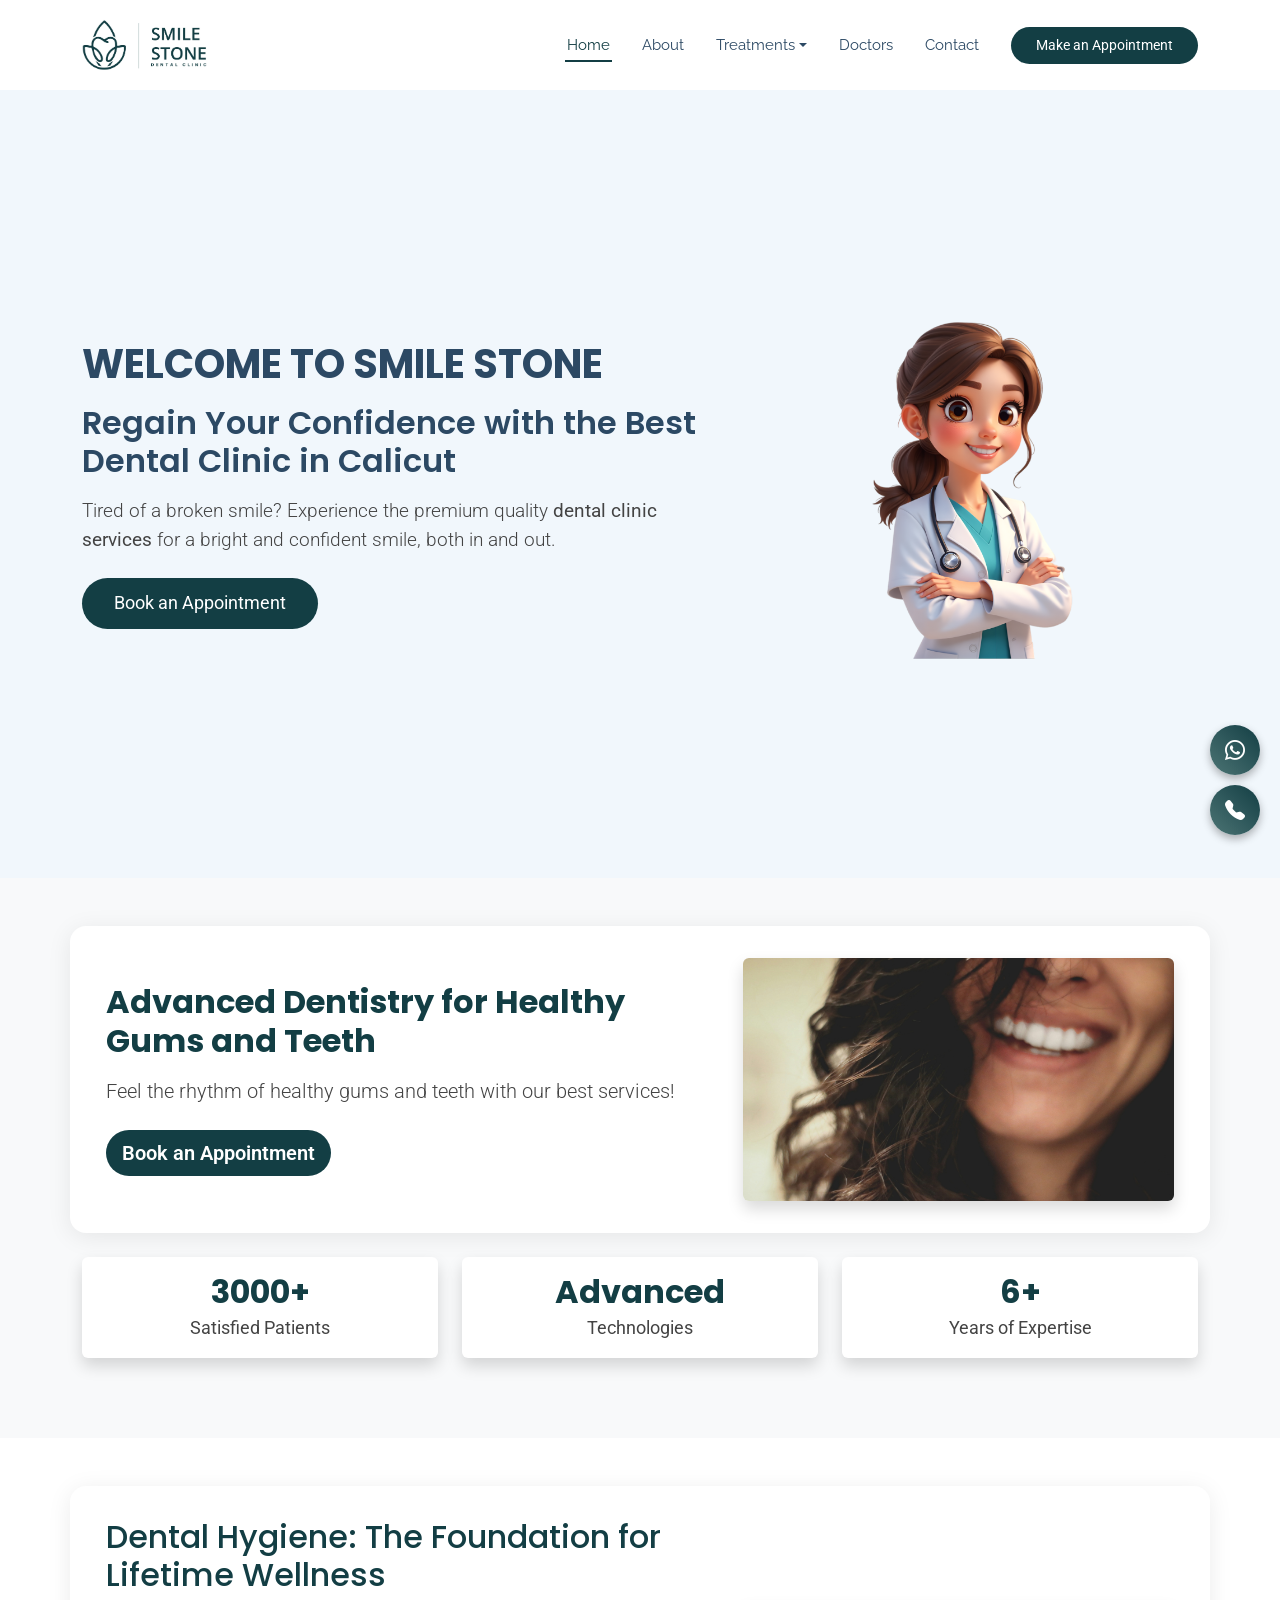
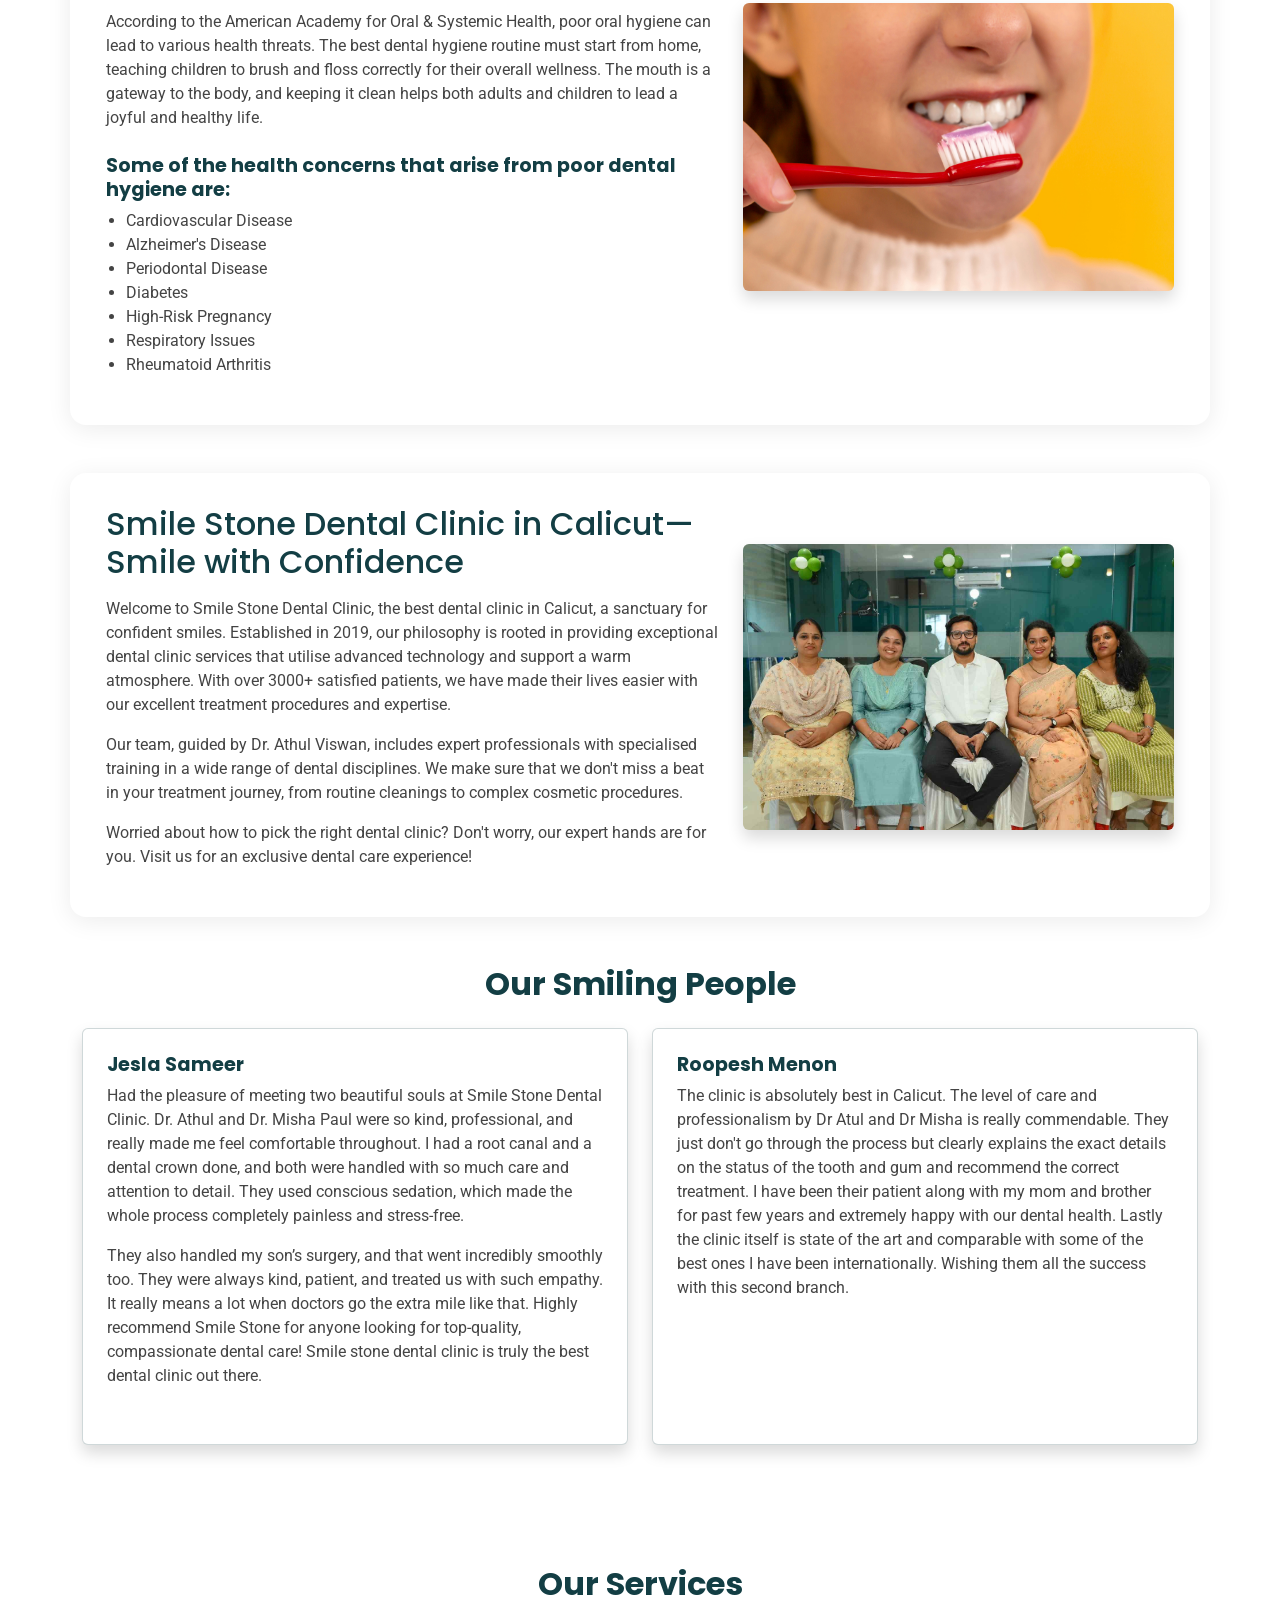
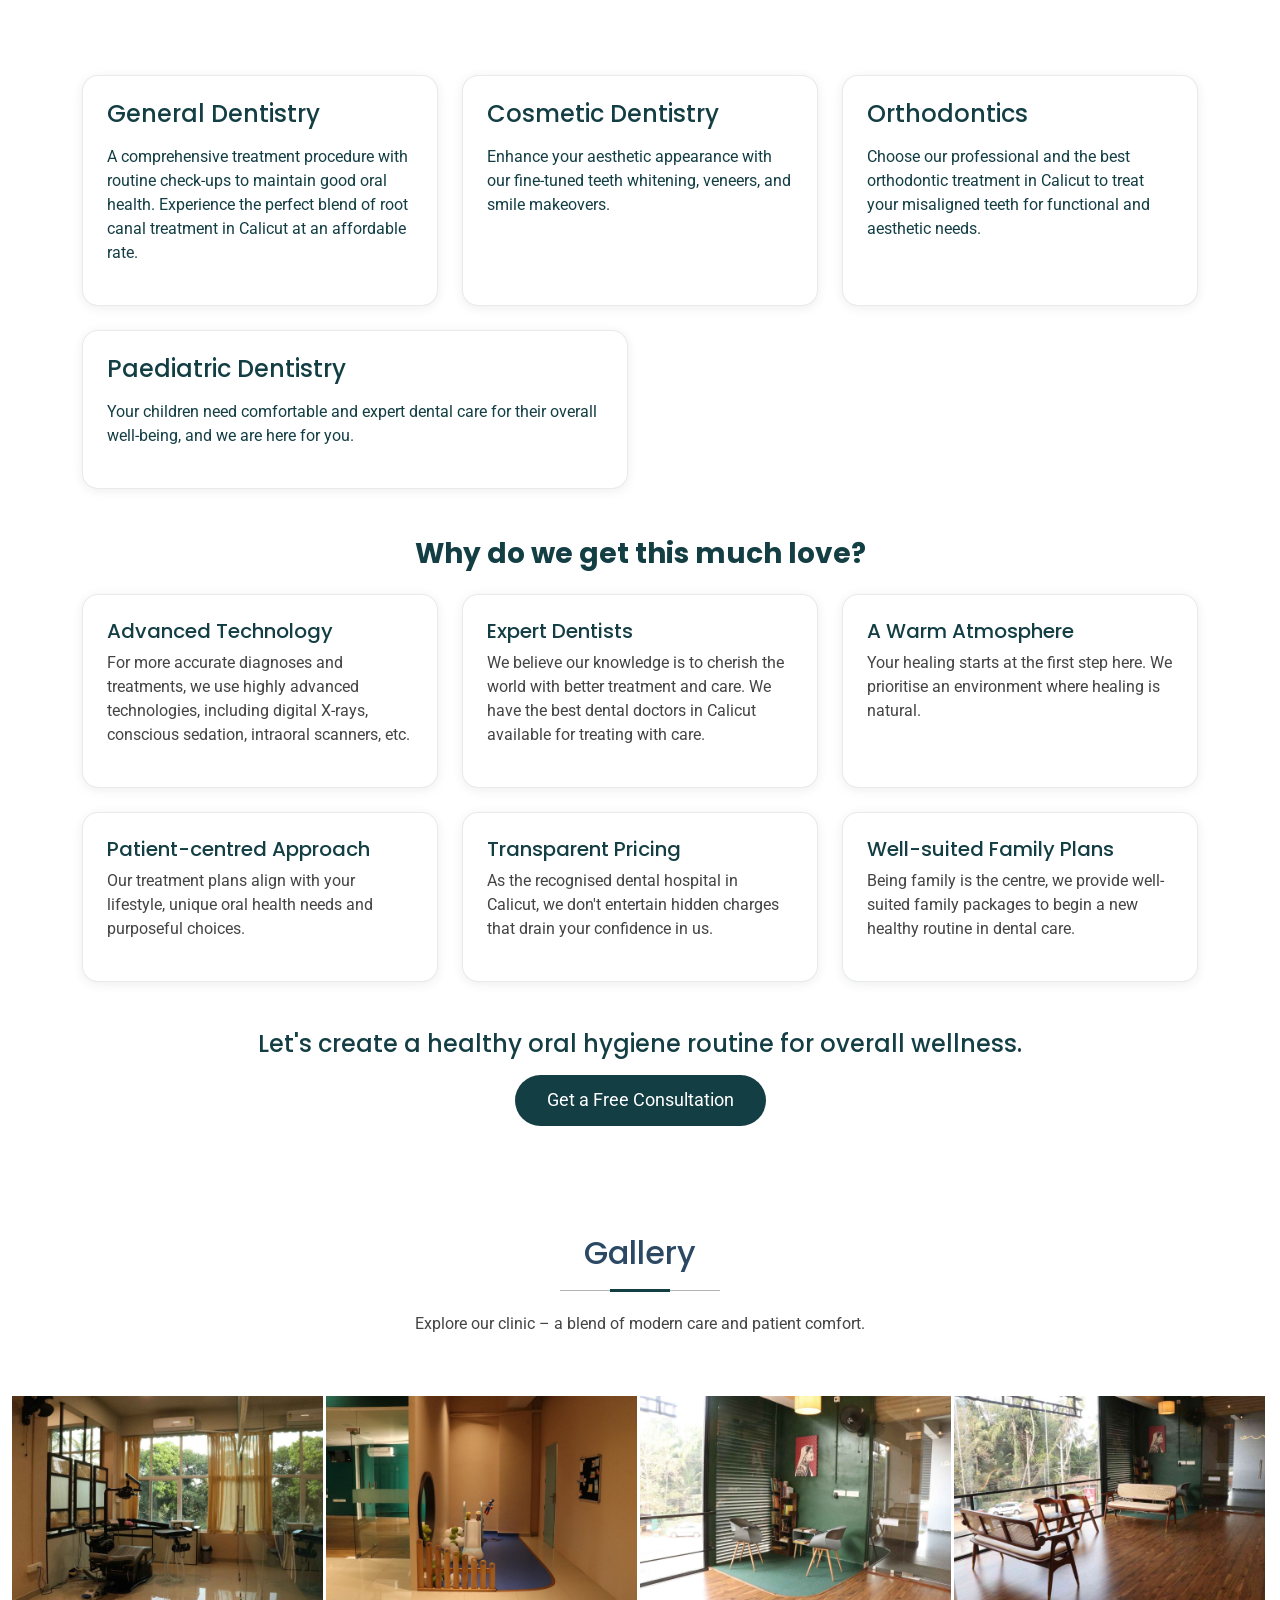
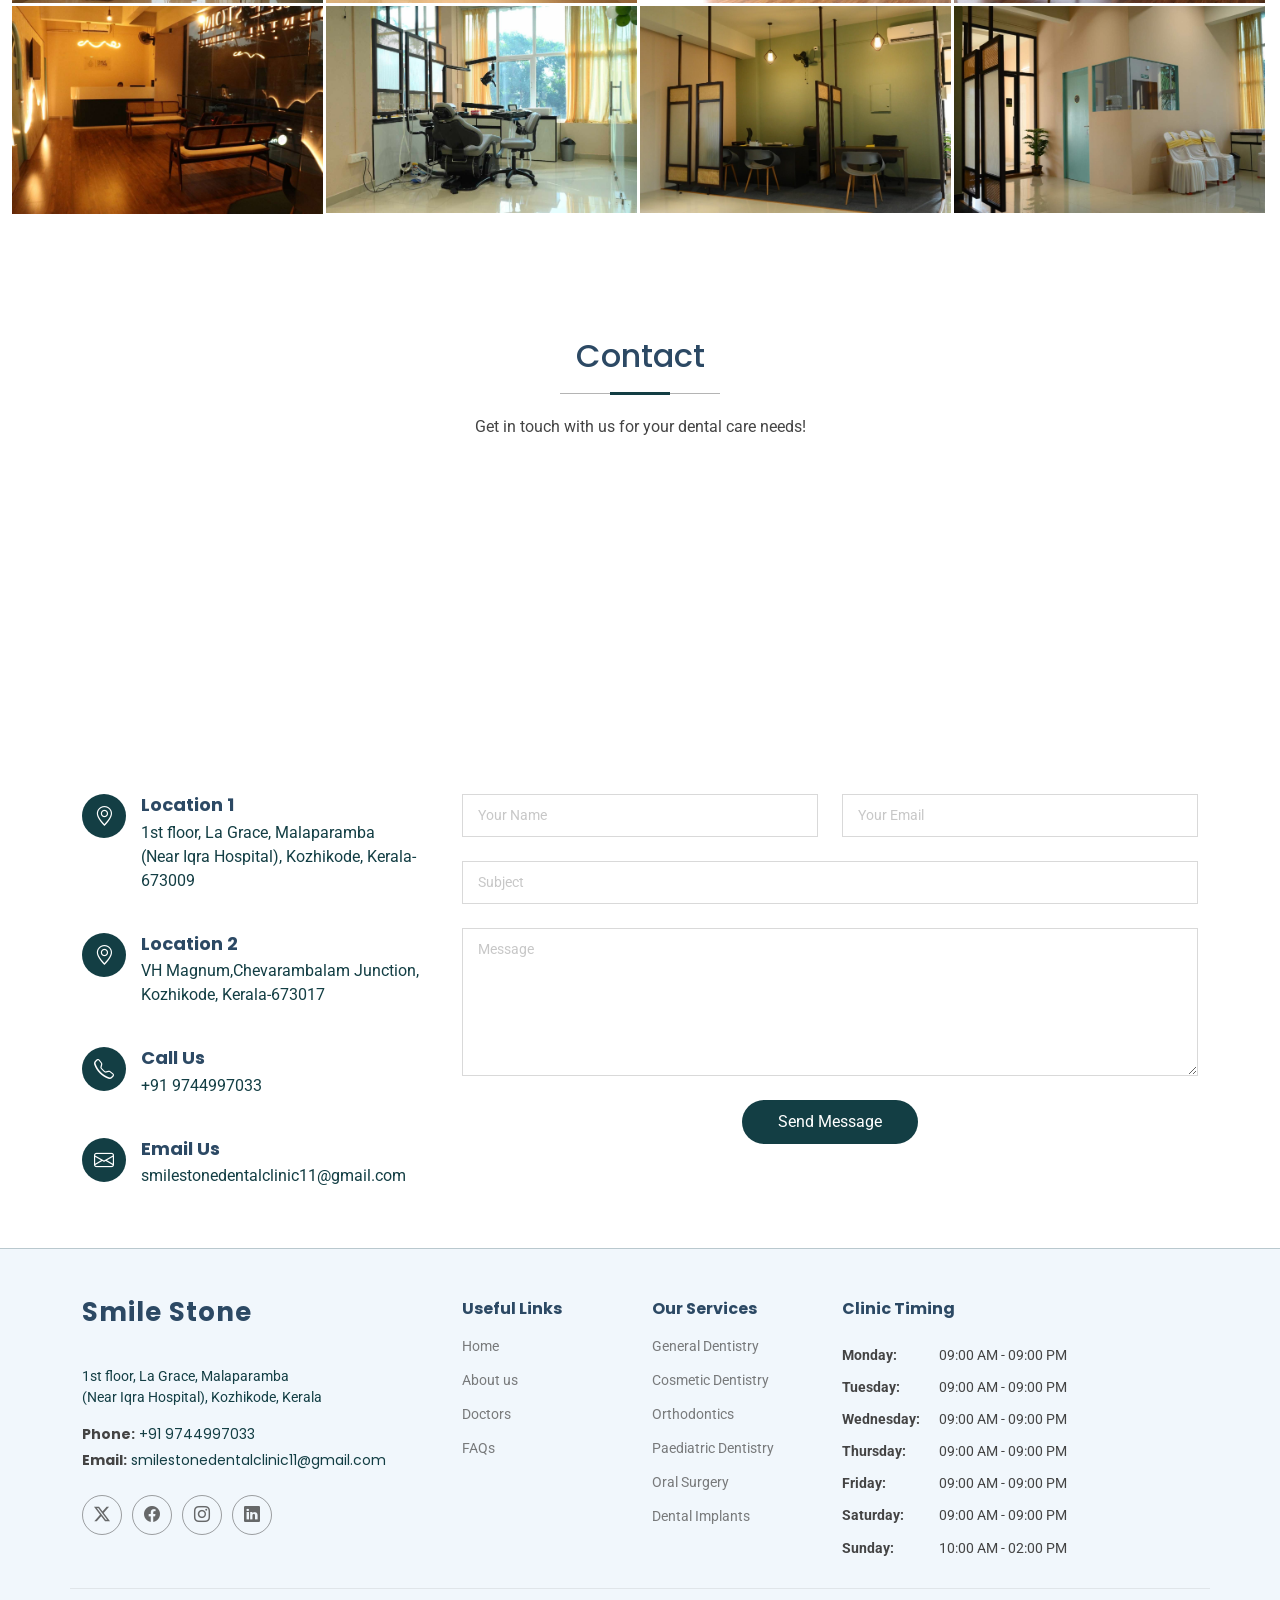
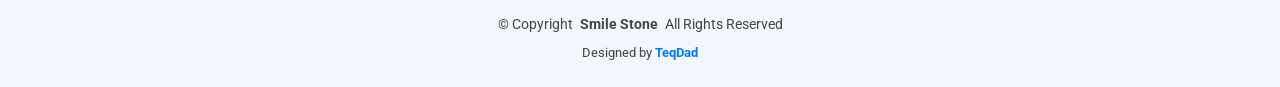
<file: index.html>
<!DOCTYPE html>
<html lang="en">

<head>
  <title>Top Dentist in Kozhikode | Best Dental Care in Malaparamba - Smile Stone</title>
  <!-- Meta Description -->
  <meta name="description"
    content="Smile Stone Dental Clinic, Kozhikode, specializes in root canal, teeth whitening, dental implants, and pediatric dentistry. Trusted by families across Kozhikode.">
  <meta charset="utf-8">
  <meta content="width=device-width, initial-scale=1.0" name="viewport">
  <title>Smile Stone</title>
  <meta name="description" content="">
  <meta name="keywords" content="">
  <meta name="google-site-verification" content="xcxft5XHAXvZW24kx00vbnenLWtpsRuP7xaPthl2UR8" />
  <!-- Favicons -->
  <link href="assets/img/SMILE STONE LOGO .png" rel="icon">
  <link href="assets/img/SMILE STONE LOGO .png" rel="apple-touch-icon">

  <!-- Fonts -->
  <link href="https://fonts.googleapis.com" rel="preconnect">
  <link href="https://fonts.gstatic.com" rel="preconnect" crossorigin>
  <link
    href="https://fonts.googleapis.com/css2?family=Roboto:ital,wght@0,100;0,300;0,400;0,500;0,700;0,900;1,100;1,300;1,400;1,500;1,700;1,900&family=Poppins:ital,wght@0,100;0,200;0,300;0,400;0,500;0,600;0,700;0,800;0,900;1,100;1,200;1,300;1,400;1,500;1,600;1,700;1,800;1,900&family=Raleway:ital,wght@0,100;0,200;0,300;0,400;0,500;0,600;0,700;0,800;0,900;1,100;1,200;1,300;1,400;1,500;1,600;1,700;1,800;1,900&display=swap"
    rel="stylesheet">

  <!-- Vendor CSS Files -->
  <link href="assets/vendor/bootstrap/css/bootstrap.min.css" rel="stylesheet">
  <link href="assets/vendor/bootstrap-icons/bootstrap-icons.css" rel="stylesheet">
  <link href="assets/vendor/aos/aos.css" rel="stylesheet">
  <link href="assets/vendor/fontawesome-free/css/all.min.css" rel="stylesheet">
  <link href="assets/vendor/glightbox/css/glightbox.min.css" rel="stylesheet">
  <link href="assets/vendor/swiper/swiper-bundle.min.css" rel="stylesheet">

  <!-- Main CSS File -->
  <link href="assets/css/main.css" rel="stylesheet">
  <!--<link rel="preload" as="image" href="assets/img/header-banner1.webp">-->
  <!-- Google Tag Manager -->
  <script>(function (w, d, s, l, i) {
      w[l] = w[l] || []; w[l].push({
        'gtm.start':
          new Date().getTime(), event: 'gtm.js'
      }); var f = d.getElementsByTagName(s)[0],
        j = d.createElement(s), dl = l != 'dataLayer' ? '&l=' + l : ''; j.async = true; j.src =
          'https://www.googletagmanager.com/gtm.js?id=' + i + dl; f.parentNode.insertBefore(j, f);
    })(window, document, 'script', 'dataLayer', 'GTM-T4RM24TT');</script>
  <!-- End Google Tag Manager -->

</head>

<body class="index-page">
  <!-- Google Tag Manager (noscript) -->
  <noscript><iframe src="https://www.googletagmanager.com/ns.html?id=GTM-T4RM24TT" height="0" width="0"
      style="display:none;visibility:hidden"></iframe></noscript>
  <!-- End Google Tag Manager (noscript) -->

  <header id="header" class="header sticky-top">

    <!-- End Top Bar -->

    <div class="branding d-flex align-items-center">

      <div class="container position-relative d-flex align-items-center justify-content-between">
        <a href="index.html" class="logo d-flex align-items-center me-auto">
          <!-- Uncomment the line below if you also wish to use an image logo -->
          <img src="assets/img/SMILESTONELOGOColouredV.jpg" alt="logo" style="width: 125px; height: auto;">

        </a>
<nav id="navmenu" class="navmenu">
  <ul>
    <li><a href="index.html" class="active">Home</a></li>
    <li><a href="about.html">About</a></li>
    <li class="dropdown">
      <a href="#" class="dropdown-toggle" data-bs-toggle="dropdown" aria-expanded="false">Treatments</a>
      <ul class="dropdown-menu">
        <li><a class="dropdown-item" href="general-dentistry.html">General Dentistry</a></li>
        <li><a class="dropdown-item" href="cosmetic-dentistry.html">Cosmetic Dentistry</a></li>
        <li><a class="dropdown-item" href="orthodontics.html">Orthodontics</a></li>
        <li><a class="dropdown-item" href="clear-aligner.html">Clear Aligner</a></li>
        <li><a class="dropdown-item" href="paediatric-dentistry.html">Paediatric Dentistry</a></li>
        <li><a class="dropdown-item" href="oral-surgery.html">Oral Surgery</a></li>
        <li><a class="dropdown-item" href="dental-implant.html">Dental Implants</a></li>
        <li><a class="dropdown-item" href="root-canal.html">Root Canal</a></li>
      </ul>
    </li>
    <li><a href="doctors.html">Doctors</a></li>
    
    <li><a href="contact.html">Contact</a></li>
  </ul>
  <i class="mobile-nav-toggle d-xl-none bi bi-list"></i>
</nav>


    <a class="cta-btn d-none d-sm-block" href="https://practice.hypha.care/branch-catalogue?branch=408&org=365"
          target="_blank">Make an Appointment</a>

      </div>

    </div>

  </header>

  <main class="main">

    <!-- Hero Section -->
     <!-- Hero Section (Banner 01) -->
<section id="hero" class="hero section light-background">
  <div class="container py-5">
    <div class="row align-items-center">
      <div class="col-lg-7">
        <h1 class="fw-bold mb-3">WELCOME TO SMILE STONE</h1>
        <h3 class="fw-semibold mb-3" style="font-size:2rem;">Regain Your Confidence with the Best Dental Clinic in Calicut</h3>
        <p class="lead mb-4" style="font-size:1.2rem;">
          Tired of a broken smile? Experience the premium quality <b>dental clinic services</b> for a bright and confident smile, both in and out.
        </p>
        <a href="https://practice.hypha.care/branch-catalogue?branch=408&org=365" class="btn hero-btn btn-lg">Book an Appointment</a><br>
      </div>
      <div class="col-lg-5 text-center">
        <!-- Make sure the image file and path are correct -->
        <img src="assets/img/img/newdoctor.png" alt="Smile Stone Hero" class="img-fluid" style="max-height:350px; background: transparent;">
      </div>
    </div>
  </div>
</section>

<!-- Banner 02 & Data Highlights Section -->
<section id="banner2-data" class="py-5 bg-light">
  <div class="container">
    <div class="row align-items-center mb-4">
      <div class="col-lg-7">
        <h2 class="fw-bold mb-3">Advanced Dentistry for Healthy Gums and Teeth</h2>
        <p class="lead mb-4">
          Feel the rhythm of healthy gums and teeth with our best services!
        </p>
        <a href="https://practice.hypha.care/branch-catalogue?branch=408&org=365" class="btn btn-primary btn-lg">Book an Appointment</a>
      </div>
      <div class="col-lg-5 text-center">
        <img src="assets/img/teeth-index.jpg" alt="Healthy Gums and Teeth" class="img-fluid rounded shadow" style="max-height:300px;">
      </div>
    </div>
   <div class="row text-center">
  <div class="col-12 col-md-4 mb-3">
    <div class="p-3 bg-white rounded shadow">
      <h3 class="fw-bold accent-text mb-1" style="font-size:2rem;">3000+</h3>
      <p class="mb-0" style="font-size:1.1rem;">Satisfied Patients</p>
    </div>
  </div>
  <div class="col-12 col-md-4 mb-3">
    <div class="p-3 bg-white rounded shadow">
      <h3 class="fw-bold accent-text mb-1" style="font-size:2rem;">Advanced</h3>
      <p class="mb-0" style="font-size:1.1rem;">Technologies</p>
    </div>
  </div>
  <div class="col-12 col-md-4 mb-3">
    <div class="p-3 bg-white rounded shadow">
      <h3 class="fw-bold accent-text mb-1" style="font-size:2rem;">6+</h3>
      <p class="mb-0" style="font-size:1.1rem;">Years of Expertise</p>
    </div>
  </div>
</div>
  </div>
</section>

<!-- Informative & Reviews Section -->
<section id="info-reviews" class="py-5">
  <div class="container">
    <div class="row align-items-center mb-5">
      <div class="col-lg-7">
        <h2 class="mb-3">Dental Hygiene: The Foundation for Lifetime Wellness</h2>
        <p>
          According to the American Academy for Oral & Systemic Health, poor oral hygiene can lead to various health threats. The best dental hygiene routine must start from home, teaching children to brush and floss correctly for their overall wellness. The mouth is a gateway to the body, and keeping it clean helps both adults and children to lead a joyful and healthy life.
        </p>
        <h5 class="mt-4 mb-2">Some of the health concerns that arise from poor dental hygiene are:</h5>
        <ul>
          <li>Cardiovascular Disease</li>
          <li>Alzheimer's Disease</li>
          <li>Periodontal Disease</li>
          <li>Diabetes</li>
          <li>High-Risk Pregnancy</li>
          <li>Respiratory Issues</li>
          <li>Rheumatoid Arthritis</li>
        </ul>
      </div>
      <div class="col-lg-5 text-center">
        <img src="assets/img/brushing.jpg
        " alt="Dental Hygiene" class="img-fluid rounded shadow mb-3">
      </div>
    </div>
    <div class="row align-items-center mb-5">
      <div class="col-lg-7">
        <h2 class="mb-3">Smile Stone Dental Clinic in Calicut—Smile with Confidence</h2>
        <p>
          Welcome to Smile Stone Dental Clinic, the best dental clinic in Calicut, a sanctuary for confident smiles. Established in 2019, our philosophy is rooted in providing exceptional dental clinic services that utilise advanced technology and support a warm atmosphere. With over 3000+ satisfied patients, we have made their lives easier with our excellent treatment procedures and expertise.
        </p>
        <p>
          Our team, guided by Dr. Athul Viswan, includes expert professionals with specialised training in a wide range of dental disciplines. We make sure that we don't miss a beat in your treatment journey, from routine cleanings to complex cosmetic procedures.
        </p>
        <p>
          Worried about how to pick the right dental clinic? Don't worry, our expert hands are for you. Visit us for an exclusive dental care experience!
        </p>
      </div>
      <div class="col-lg-5 text-center">
        <img src="assets/img/about.jpg" alt="Smile Stone Team" class="img-fluid rounded shadow mb-3">
      </div>
    </div>
    <div class="row">
      <div class="col-12 text-center">
        <h2 class="fw-bold accent-text mb-4">Our Smiling People</h2>
      </div>
      <div class="col-md-6 mb-4">
        <div class="p-4 bg-white rounded shadow h-100">
          <h5 class="mb-2">Jesla Sameer</h5>
          <p>
            Had the pleasure of meeting two beautiful souls at Smile Stone Dental Clinic. Dr. Athul and Dr. Misha Paul were so kind, professional, and really made me feel comfortable throughout. I had a root canal and a dental crown done, and both were handled with so much care and attention to detail. They used conscious sedation, which made the whole process completely painless and stress-free.
          </p>
          <p>
            They also handled my son’s surgery, and that went incredibly smoothly too. They were always kind, patient, and treated us with such empathy. It really means a lot when doctors go the extra mile like that. Highly recommend Smile Stone for anyone looking for top-quality, compassionate dental care! Smile stone dental clinic is truly the best dental clinic out there.
          </p>
        </div>
      </div>
      <div class="col-md-6 mb-4">
        <div class="p-4 bg-white rounded shadow h-100">
          <h5 class="mb-2">Roopesh Menon</h5>
          <p>
            The clinic is absolutely best in Calicut. The level of care and professionalism by Dr Atul and Dr Misha is really commendable. They just don't go through the process but clearly explains the exact details on the status of the tooth and gum and recommend the correct treatment. I have been their patient along with my mom and brother for past few years and extremely happy with our dental health. Lastly the clinic itself is state of the art and comparable with some of the best ones I have been internationally. Wishing them all the success with this second branch.
          </p>
        </div>
      </div>
    </div>
  </div>
</section>
<section id="services" class="py-5">
  <div class="container">
    <div class="row mb-5">
      <div class="col-12 text-center">
        <h2 class="fw-bold accent-text mb-4">Our Services</h2>
      </div>
    </div>
    <div class="row g-4">
      <div class="col-12 col-md-6 col-lg-4">
        <a href="general-dentistry.html">
        <div class="service-card p-4 h-100">
          <h4 class="accent-text mb-3">General Dentistry</h4>
          <p>
            A comprehensive treatment procedure with routine check-ups to maintain good oral health. Experience the perfect blend of root canal treatment in Calicut at an affordable rate.
          </p>
        </div>
        </a>
      </div>
      <div class="col-12 col-md-6 col-lg-4">
        <a href="cosmetic-dentistry.html">
        <div class="service-card p-4 h-100">
          <h4 class="accent-text mb-3">Cosmetic Dentistry</h4>
          <p>
            Enhance your aesthetic appearance with our fine-tuned teeth whitening, veneers, and smile makeovers.
          </p>
        </div></a>
        
      </div>
      <div class="col-12 col-md-6 col-lg-4">
        <a href="orthodontics.html">
        <div class="service-card p-4 h-100">
          <h4 class="accent-text mb-3">Orthodontics</h4>
          <p>
            Choose our professional and the best orthodontic treatment in Calicut to treat your misaligned teeth for functional and aesthetic needs.
          </p>
        </div>
        </a>
      </div>
      <div class="col-12 col-md-6 col-lg-">
        <a href="paediatric-dentistry.html">
        <div class="service-card p-4 h-100">
          <h4 class="accent-text mb-3">Paediatric Dentistry</h4>
          <p>
            Your children need comfortable and expert dental care for their overall well-being, and we are here for you.
          </p>
        </div>
        </a>
      </div>
    </div>
    <div class="row mt-5">
      <div class="col-12 text-center">
        <h3 class="fw-bold accent-text mb-4">Why do we get this much love?</h3>
      </div>
    </div>
    <div class="row g-4">
      <div class="col-12 col-md-6 col-lg-4">
        <div class="service-card p-4 h-100">
          <h5 class="accent-text mb-2">Advanced Technology</h5>
          <p>
            For more accurate diagnoses and treatments, we use highly advanced technologies, including digital X-rays, conscious sedation, intraoral scanners, etc.
          </p>
        </div>
      </div>
      <div class="col-12 col-md-6 col-lg-4">
        <div class="service-card p-4 h-100">
          <h5 class="accent-text mb-2">Expert Dentists</h5>
          <p>
            We believe our knowledge is to cherish the world with better treatment and care. We have the best dental doctors in Calicut available for treating with care.
          </p>
        </div>
      </div>
      <div class="col-12 col-md-6 col-lg-4">
        <div class="service-card p-4 h-100">
          <h5 class="accent-text mb-2">A Warm Atmosphere</h5>
          <p>
            Your healing starts at the first step here. We prioritise an environment where healing is natural.
          </p>
        </div>
      </div>
      <div class="col-12 col-md-6 col-lg-4">
        <div class="service-card p-4 h-100">
          <h5 class="accent-text mb-2">Patient-centred Approach</h5>
          <p>
            Our treatment plans align with your lifestyle, unique oral health needs and purposeful choices.
          </p>
        </div>
      </div>
      <div class="col-12 col-md-6 col-lg-4">
        <div class="service-card p-4 h-100">
          <h5 class="accent-text mb-2">Transparent Pricing</h5>
          <p>
            As the recognised dental hospital in Calicut, we don't entertain hidden charges that drain your confidence in us.
          </p>
        </div>
      </div>
      <div class="col-12 col-md-6 col-lg-4">
        <div class="service-card p-4 h-100">
          <h5 class="accent-text mb-2">Well-suited Family Plans</h5>
          <p>
            Being family is the centre, we provide well-suited family packages to begin a new healthy routine in dental care.
          </p>
        </div>
      </div>
    </div>
    <div class="row mt-5">
      <div class="col-12 text-center">
        <h4 class="mb-3 accent-text">Let's create a healthy oral hygiene routine for overall wellness.</h4>
        <a href="#contact" class="btn hero-btn btn-lg">Get a Free Consultation</a>
      </div>
    </div>
  </div>
</section>
<!-- /Hero Section -->

    <!-- About Section -->
    <!-- <section id="about" class="about section">

      <div class="container">

        <div class="row gy-4 gx-5">

          <div class="col-lg-6 position-relative align-self-start" data-aos="fade-up" data-aos-delay="200">
            <img src="assets/img/about.jpg" class="img-fluid" alt=""> -->
            <!-- <a href="" class="glightbox pulsating-play-btn"></a> -->
          <!-- </div>

          <div class="col-lg-6 content" data-aos="fade-up" data-aos-delay="100">
            <h3>About Us</h3>
            <p>
              Located in the heart of Calicut, Smile Stone Dental Clinic began its journey during the challenging times
              of the COVID-19 pandemic. Despite the uncertainty, we remained committed to providing exceptional dental
              care, ensuring patient safety, comfort, and well-being. Our clinic quickly became known for its
              compassionate approach and high standards of treatment, blending expertise with modern technology.
            </p>
            <ul>
              <li>
                <i class="fa-solid fa-tooth"></i>
                <div>
                  <h5>Advanced Dental Technology</h5>
                  <p>We use cutting-edge dental technology for accurate diagnostics, painless treatments, and superior
                    patient care.</p>
                </div>
              </li>
              <li>
                <i class="fa-solid fa-pump-medical"></i>
                <div>
                  <h5>Commitment to Hygiene</h5>
                  <p>We follow strict sterilization protocols aligned with international standards, ensuring all
                    instruments are thoroughly cleaned for patient safety and a hygienic environment.

                  </p>
                </div>
              </li>
              <li>
                <i class="fa-solid fa-heart-circle-xmark"></i>
                <div>
                  <h5>Patient-Centered Care</h5>
                  <p>Our clinic prioritizes patient comfort, offering personalized care plans and a welcoming
                    environment for every visit.</p>
                </div>
              </li>
            </ul>
          </div>

        </div>

      </div>

    </section> -->
    <!-- /About Section -->

    <!-- Stats Section -->
    <!-- /Stats Section -->

    <!-- Services Section -->
    
      <!-- Appointment Section -->
      <!-- /Appointment Section -->

      <!-- Departments Section -->
      


    <!-- Doctors Section -->
    <!-- Doctors Section -->
    
    <!-- /Doctors Section -->

    <!-- Faq Section -->
    <!-- /Faq Section -->

    <!-- Testimonials Section -->
    <!-- <section id="testimonials" class="testimonials section">

      <div class="container">

        <div class="row align-items-center">

          <div class="col-lg-5 info" data-aos="fade-up" data-aos-delay="100">
            <h3>Testimonials</h3>
            <p>
              Our patients love their smiles! Hear from those who have experienced exceptional care at Smile Stone
              Dental Clinic. Their words inspire us to continue delivering top-quality dental services.
            </p>
          </div>

          <div class="col-lg-7" data-aos="fade-up" data-aos-delay="200">

            <div class="swiper init-swiper">
              <script type="application/json" class="swiper-config">
                {
                  "loop": true,
                  "speed": 600,
                  "autoplay": {
                    "delay": 5000
                  },
                  "slidesPerView": "auto",
                  "pagination": {
                    "el": ".swiper-pagination",
                    "type": "bullets",
                    "clickable": true
                  }
                }
              </script>
              <div class="swiper-wrapper">

                <div class="swiper-slide">
                  <div class="testimonial-item">
                    <div class="d-flex">
                      <img src="assets/img/testimonials/testimonials-1.jpg" class="testimonial-img flex-shrink-0"
                        alt="">
                      <div>
                        <h3>Rupesh Menon</h3>
                        <h4>GM of a Resort(Las Vegas)</h4>
                        <div class="stars">
                          <i class="bi bi-star-fill"></i><i class="bi bi-star-fill"></i><i
                            class="bi bi-star-fill"></i><i class="bi bi-star-fill"></i><i class="bi bi-star-fill"></i>
                        </div>
                      </div>
                    </div>
                    <p>
                      <i class="bi bi-quote quote-icon-left"></i>
                      <span>The clinic is absolutely best in Calicut. The level of care and professionalism by Dr Atul
                        and Dr Misha is really commendable. They just don't go through the process but clearly explains
                        the exact details on the status of the tooth and gum and recommend the correct treatment .I have
                        been their patient along with my mom and brother for past few years and extremely happy with our
                        dental health. Lastly the clinic itself is state of the art and comparable with some of the best
                        ones I have been internationally. Wishing them all the success with this second branch.</span>
                      <i class="bi bi-quote quote-icon-right"></i>
                    </p>
                  </div>
                </div>

                <div class="swiper-slide">
                  <div class="testimonial-item">
                    <div class="d-flex">
                      <img src="assets/img/testimonials/testimonials-2.jpg" class="testimonial-img flex-shrink-0"
                        alt="">
                      <div>
                        <h3>Varghese CJ</h3>
                        <h4>Retd. Post Master</h4>
                        <div class="stars">
                          <i class="bi bi-star-fill"></i><i class="bi bi-star-fill"></i><i
                            class="bi bi-star-fill"></i><i class="bi bi-star-fill"></i><i class="bi bi-star-fill"></i>
                        </div>
                      </div>
                    </div>
                    <p>
                      <i class="bi bi-quote quote-icon-left"></i>
                      <span>The moment I walked into the clinic, I felt at ease. The clinic has such a calming vibe with
                        soothing lighting and a cozy ambiance. The staff is friendly, and Drs are true professional who
                        genuinely cares about patients. Highly recommend this place for stress-free dental care!</span>
                      <i class="bi bi-quote quote-icon-right"></i>
                    </p>
                  </div>
                </div>

                <div class="swiper-slide">
                  <div class="testimonial-item">
                    <div class="d-flex">
                      <img src="assets/img/testimonials/testimonials-3.jpg" class="testimonial-img flex-shrink-0"
                        alt="">
                      <div>
                        <h3>Vipin Nath</h3>
                        <h4>Retd. Lt Col</h4>
                        <div class="stars">
                          <i class="bi bi-star-fill"></i><i class="bi bi-star-fill"></i><i
                            class="bi bi-star-fill"></i><i class="bi bi-star-fill"></i><i class="bi bi-star-fill"></i>
                        </div>
                      </div>
                    </div>
                    <p>
                      <i class="bi bi-quote quote-icon-left"></i>
                      <span>I recently visited Smile stone Dental Clinic in Kozhikode and was thoroughly impressed.
                        The clinic boasts state-of-the-art equipment, ensuring top-notch dental care. The team of
                        doctors is both knowledgeable and compassionate, making patients feel at ease.
                        Hygiene standards are impeccable, reflecting their commitment to patient safety. For anyone
                        seeking quality dental services in Kozhikode, Smile Stone Dental Clinic is a highly recommended
                        choice. All the best to Dr Athul, Dr Misha and the team Smile stone.
                        Keep up the josh high ......</span>
                      <i class="bi bi-quote quote-icon-right"></i>
                    </p>
                  </div>
                </div>

                <div class="swiper-slide">
                  <div class="testimonial-item">
                    <div class="d-flex">
                      <img src="assets/img/testimonials/lekshmi.jpg" class="testimonial-img flex-shrink-0" alt="">
                      <div>
                        <h3>Lekshmi R</h3>
                        <h4>Freelancer</h4>
                        <div class="stars">
                          <i class="bi bi-star-fill"></i><i class="bi bi-star-fill"></i><i
                            class="bi bi-star-fill"></i><i class="bi bi-star-fill"></i><i class="bi bi-star-fill"></i>
                        </div>
                      </div>
                    </div>
                    <p>
                      <i class="bi bi-quote quote-icon-left"></i>
                      <span>Everyone at the clinic is courteous and warm. The clinic is clean, modern, and
                        well-equipped. I truly appreciate how they personalize the care for each patient!</span>
                      <i class="bi bi-quote quote-icon-right"></i>
                    </p>
                  </div>
                </div>

                <div class="swiper-slide">
                  <div class="testimonial-item">
                    <div class="d-flex">
                      <img src="assets/img/testimonials/testimonials-5.jpg" class="testimonial-img flex-shrink-0"
                        alt="">
                      <div>
                        <h3>Dhinil M</h3>
                        <h4>Entrepreneur</h4>
                        <div class="stars">
                          <i class="bi bi-star-fill"></i><i class="bi bi-star-fill"></i><i
                            class="bi bi-star-fill"></i><i class="bi bi-star-fill"></i><i class="bi bi-star-fill"></i>
                        </div>
                      </div>
                    </div>
                    <p>
                      <i class="bi bi-quote quote-icon-left"></i>
                      <span>I was nervous at first, but the team made everything easy and stress-free. The results
                        exceeded my expectations. Highly recommended for anyone looking for quality dental
                        treatment.</span>
                      <i class="bi bi-quote quote-icon-right"></i>
                    </p>
                  </div>
                </div>

              </div>
              <div class="swiper-pagination"></div>
            </div>

          </div>

        </div>

      </div>

    </section> -->
    <!-- /Testimonials Section -->

    <!-- Gallery Section -->
    <section id="gallery" class="gallery section">

      <!-- Section Title -->
      <div class="container section-title" data-aos="fade-up">
        <h2>Gallery</h2>
        <p>Explore our clinic – a blend of modern care and patient comfort.</p>
      </div><!-- End Section Title -->

      <div class="container-fluid" data-aos="fade-up" data-aos-delay="100">

        <div class="row g-0">

          <div class="col-lg-3 col-md-4">
            <div class="gallery-item">
              <a href="assets/img/gallery/IMG-1.JPG" class="glightbox" data-gallery="images-gallery">
                <img src="assets/img/gallery/IMG-1.JPG" alt="" class="img-fluid">
              </a>
            </div>
          </div><!-- End Gallery Item -->

          <div class="col-lg-3 col-md-4">
            <div class="gallery-item">
              <a href="assets/img/gallery/IMG-2.JPG" class="glightbox" data-gallery="images-gallery">
                <img src="assets/img/gallery/IMG-2.JPG" alt="" class="img-fluid">
              </a>
            </div>
          </div><!-- End Gallery Item -->

          <div class="col-lg-3 col-md-4">
            <div class="gallery-item">
              <a href="assets/img/gallery/IMG-3.JPG" class="glightbox" data-gallery="images-gallery">
                <img src="assets/img/gallery/IMG-3.JPG" alt="" class="img-fluid">
              </a>
            </div>
          </div><!-- End Gallery Item -->

          <div class="col-lg-3 col-md-4">
            <div class="gallery-item">
              <a href="assets/img/gallery/IMG-4.JPG" class="glightbox" data-gallery="images-gallery">
                <img src="assets/img/gallery/IMG-4.JPG" alt="" class="img-fluid">
              </a>
            </div>
          </div><!-- End Gallery Item -->

          <div class="col-lg-3 col-md-4">
            <div class="gallery-item">
              <a href="assets/img/gallery/IMG-5.JPG" class="glightbox" data-gallery="images-gallery">
                <img src="assets/img/gallery/IMG-5.JPG" alt="" class="img-fluid">
              </a>
            </div>
          </div><!-- End Gallery Item -->

          <div class="col-lg-3 col-md-4">
            <div class="gallery-item">
              <a href="assets/img/gallery/IMG-6.jpg" class="glightbox" data-gallery="images-gallery">
                <img src="assets/img/gallery/IMG-6.jpg" alt="" class="img-fluid">
              </a>
            </div>
          </div><!-- End Gallery Item -->

          <div class="col-lg-3 col-md-4">
            <div class="gallery-item">
              <a href="assets/img/gallery/IMG-7.jpg" class="glightbox" data-gallery="images-gallery">
                <img src="assets/img/gallery/IMG-7.jpg" alt="" class="img-fluid">
              </a>
            </div>
          </div><!-- End Gallery Item -->

          <div class="col-lg-3 col-md-4">
            <div class="gallery-item">
              <a href="assets/img/gallery/IMG-8.jpg" class="glightbox" data-gallery="images-gallery">
                <img src="assets/img/gallery/IMG-8.jpg" alt="" class="img-fluid">
              </a>
            </div>
          </div><!-- End Gallery Item -->

        </div>

      </div>

    </section><!-- /Gallery Section -->

    <!-- Contact Section -->
    <section id="contact" class="contact section">

      <!-- Section Title -->
      <div class="container section-title" data-aos="fade-up">
        <h2>Contact</h2>
        <p>Get in touch with us for your dental care needs!</p>
      </div><!-- End Section Title -->

      <div class="mb-5" data-aos="fade-up" data-aos-delay="200">
        <iframe
          src="https://www.google.com/maps/embed?pb=!1m16!1m12!1m3!1d15650.716243596115!2d75.79363654632245!3d11.284985829754914!2m3!1f0!2f0!3f0!3m2!1i1024!2i768!4f13.1!2m1!1sSmile%20Stone%20Dental%20Clinic!5e0!3m2!1sen!2sin!4v1741857462850!5m2!1sen!2sin"
          width="100%" height="240px" style="border:0;" allowfullscreen="" loading="lazy"
          referrerpolicy="no-referrer-when-downgrade"></iframe>
      </div><!-- End Google Maps -->

      <div class="container" data-aos="fade-up" data-aos-delay="100">

        <div class="row gy-4">

          <div class="col-lg-4">
            <div class="info-item d-flex" data-aos="fade-up" data-aos-delay="300">
              <i class="bi bi-geo-alt flex-shrink-0"></i>
              <div>
                <h3>Location 1</h3>
                <a href="https://maps.app.goo.gl/mEchuFmEftf6oJi38" target="_blank">1st floor, La Grace,
                  Malaparamba<br>(Near Iqra Hospital), Kozhikode, Kerala-673009</a>
              </div>
            </div><!-- End Info Item -->

            <div class="info-item d-flex" data-aos="fade-up" data-aos-delay="300">
              <i class="bi bi-geo-alt flex-shrink-0"></i>
              <div>
                <h3>Location 2</h3>
                <a href="https://maps.app.goo.gl/dgU8dZKZauCfJR7FA" target="_blank">VH Magnum,Chevarambalam Junction,
                  Kozhikode, Kerala-673017</a>
              </div>
            </div><!-- End Info Item -->

            <div class="info-item d-flex" data-aos="fade-up" data-aos-delay="400">
              <i class="bi bi-telephone flex-shrink-0"></i>
              <div>
                <h3>Call Us</h3>
                <a href="tel:+91 9744997033">+91 9744997033</a>
              </div>
            </div><!-- End Info Item -->

            <div class="info-item d-flex" data-aos="fade-up" data-aos-delay="500">
              <i class="bi bi-envelope flex-shrink-0"></i>
              <div>
                <h3>Email Us</h3>
                <a href="mailto:smilestonedentalclinic11@gmail.com">smilestonedentalclinic11@gmail.com</a>
              </div>
            </div><!-- End Info Item -->

          </div>

          <div class="col-lg-8">
            <form id="contact-form" method="post" class="php-email-form" data-aos="fade-up" data-aos-delay="200">
              <div class="row gy-4">
                <div class="col-md-6">
                  <input type="text" name="name" class="form-control" placeholder="Your Name" required>
                </div>
                <div class="col-md-6">
                  <input type="email" class="form-control" name="email" placeholder="Your Email" required>
                </div>
                <div class="col-md-12">
                  <input type="text" class="form-control" name="subject" placeholder="Subject" required>
                </div>
                <div class="col-md-12">
                  <textarea class="form-control" name="message" rows="6" placeholder="Message" required></textarea>
                </div>
                <div class="col-md-12 text-center">
                  <div id="loading" style="display: none;">Loading...</div>
                  <div id="error-message" style="color:red; display:none;"></div>
                  <div id="sent-message" style="color:green; display:none;">Your message has been sent. Thank you!</div>
                  <button type="submit" id="submit-btn">Send Message</button>
                </div>
              </div>
            </form>
          </div>



        </div>

      </div>

    </section><!-- /Contact Section -->

  </main>

  <footer id="footer" class="footer light-background">

    <div class="container footer-top">
      <div class="row gy-4">
        <div class="col-lg-4 col-md-6 footer-about">
          <a href="index.html" class="logo d-flex align-items-center">
            <span class="sitename">Smile Stone</span>
          </a>
          <div class="footer-contact pt-3">
            <a href="https://maps.app.goo.gl/mEchuFmEftf6oJi38" target="_blank">1st floor, La Grace,
              Malaparamba<br>(Near Iqra Hospital), Kozhikode, Kerala</a>
            <p class="mt-3"><strong>Phone:</strong> <span><a href="tel:+91 9744997033">+91 9744997033</a></span></p>
            <p><strong>Email:</strong> <span><a
                  href="mailto:smilestonedentalclinic11@gmail.com">smilestonedentalclinic11@gmail.com</a></span></p>
          </div>
          <div class="social-links d-flex mt-4">
            <a href=""><i class="bi bi-twitter-x"></i></a>
            <a href="https://www.facebook.com/Dr.Athulviswan/"><i class="bi bi-facebook"></i></a>
            <a href="https://www.instagram.com/smilestone_dental_clinic?utm_source=ig_web_button_share_sheet&igsh=ZDNlZDc0MzIxNw=="
              target="_blank"><i class="bi bi-instagram"></i></a>
            <a href=""><i class="bi bi-linkedin"></i></a>
          </div>
        </div>

        <div class="col-lg-2 col-md-3 footer-links">
          <h4>Useful Links</h4>
          <ul>
            <li><a href="#">Home</a></li>
            <li><a href="about.html">About us</a></li>
            <li><a href="doctors.html">Doctors</a></li>
            <li><a href="faq.html">FAQs</a></li>
          </ul>
        </div>

        <div class="col-lg-2 col-md-3 footer-links">
          <h4>Our Services</h4>
          <ul>
            <li><a href="general-dentistry.html">General Dentistry</a></li>
            <li><a href="cosmetic-dentistry.html">Cosmetic Dentistry</a></li>
            <li><a href="orthodontics.html">Orthodontics</a></li>
            <li><a href="paediatric-dentistry.html">Paediatric Dentistry</a></li>
            <li><a href="oral-surgery.html">Oral Surgery</a></li>
            <li><a href="dental-implant.html">Dental Implants</a></li>
          </ul>
        </div>

        <div class="col-lg-3 col-md-3">
          <h4>Clinic Timing</h4>
          <ul style="list-style: none; padding: 0; margin: 0; line-height: 2.3;">
            <li style="display: flex; justify-content: space-between; width: 100%; max-width: 225px;">
              <b>Monday:</b> <span>09:00 AM - 09:00 PM</span>
            </li>
            <li style="display: flex; justify-content: space-between; width: 100%; max-width: 225px;">
              <b>Tuesday:</b> <span>09:00 AM - 09:00 PM</span>
            </li>
            <li style="display: flex; justify-content: space-between; width: 100%; max-width: 225px;">
              <b>Wednesday:</b> <span>09:00 AM - 09:00 PM</span>
            </li>
            <li style="display: flex; justify-content: space-between; width: 100%; max-width: 225px;">
              <b>Thursday:</b> <span>09:00 AM - 09:00 PM</span>
            </li>
            <li style="display: flex; justify-content: space-between; width: 100%; max-width: 225px;">
              <b>Friday:</b> <span>09:00 AM - 09:00 PM</span>
            </li>
            <li style="display: flex; justify-content: space-between; width: 100%; max-width: 225px;">
              <b>Saturday:</b> <span>09:00 AM - 09:00 PM</span>
            </li>
            <li style="display: flex; justify-content: space-between; width: 100%; max-width: 225px;">
              <b>Sunday:</b> <span>10:00 AM - 02:00 PM</span>
            </li>
          </ul>
        </div>






      </div>
    </div>

    <div class="container copyright text-center mt-4">
      <p>© <span>Copyright</span> <strong class="px-1 sitename">Smile Stone</strong> <span>All Rights Reserved</span>
      </p>
      <div class="credits">

        Designed by <a style="color: #007aff;" href="https://teqdad.com/" target="_blank"><b>TeqDad</b></a>
      </div>
    </div>

  </footer>

  <!-- Scroll Top -->

  <!-- WhatsApp Button -->
<a href="https://wa.me/6282636938" class="whatsapp-button" title="Chat on WhatsApp" target="_blank">
  <i class="bi bi-whatsapp"></i>
</a>

<!-- Call Button -->
<a href="tel:+916282636938" class="call-button" title="Call Now">
  <i class="bi bi-telephone-fill"></i>
</a>


  <a class="floating-button" href="https://practice.hypha.care/branch-catalogue?branch=408&org=365" target="_blank"
    style="background: var(--accent-color);
    font-size: 14px;">Booking</a>

  <!-- Preloader -->
  <div id="preloader"></div>

  <!-- Vendor JS Files -->
  <script src="assets/vendor/bootstrap/js/bootstrap.bundle.min.js"></script>
  <script src="assets/vendor/php-email-form/validate.js"></script>
  <script src="assets/vendor/aos/aos.js"></script>
  <script src="assets/vendor/glightbox/js/glightbox.min.js"></script>
  <script src="assets/vendor/purecounter/purecounter_vanilla.js"></script>
  <script src="assets/vendor/swiper/swiper-bundle.min.js"></script>

  <!-- mobile view toggle -->

  <script src="https://cdn.jsdelivr.net/npm/bootstrap@5.3.3/dist/js/bootstrap.bundle.min.js"></script>


  <!-- Main JS File -->
  <script src="assets/js/main.js"></script>


  <script>
    function activateTab(event, tabId) {
      event.preventDefault(); // Prevent default anchor behavior

      // Scroll smoothly to the Departments section
      document.getElementById("departments").scrollIntoView({ behavior: "smooth" });

      // Remove "active show" from all tabs
      document.querySelectorAll(".tab-pane").forEach(tab => {
        tab.classList.remove("active", "show");
      });

      // Activate the selected tab
      document.getElementById(tabId).classList.add("active", "show");

      // Remove "active show" from all navigation links
      document.querySelectorAll(".nav-link").forEach(link => {
        link.classList.remove("active", "show");
      });

      // Activate the corresponding navigation tab
      document.querySelector(`[href="#${tabId}"]`).classList.add("active", "show");
    }
  </script>
  <script>

    document.getElementById('contact-form').addEventListener('submit', function (e) {
      e.preventDefault();

      // Show the loading spinner
      document.getElementById('loading').style.display = 'block';
      document.getElementById('error-message').style.display = 'none';
      document.getElementById('sent-message').style.display = 'none';

      // Prepare FormData
      var formData = new FormData(this);
      var form = this;

      var xhr = new XMLHttpRequest();
      xhr.open('POST', 'forms/contact.php', true);

      xhr.onload = function () {
        document.getElementById('loading').style.display = 'none';

        if (xhr.status == 200) {
          var response = JSON.parse(xhr.responseText);

          if (response.status == 'success') {
            document.getElementById('sent-message').style.display = 'block';
            form.reset(); // ✅ This clears the form
          } else {
            document.getElementById('error-message').style.display = 'block';
            document.getElementById('error-message').textContent = response.message;
          }
        } else {
          document.getElementById('error-message').style.display = 'block';
          document.getElementById('error-message').textContent = 'Something went wrong. Please try again.';
        }
      };

      xhr.send(formData);
    });


  </script>

</body>

</html>
</file>
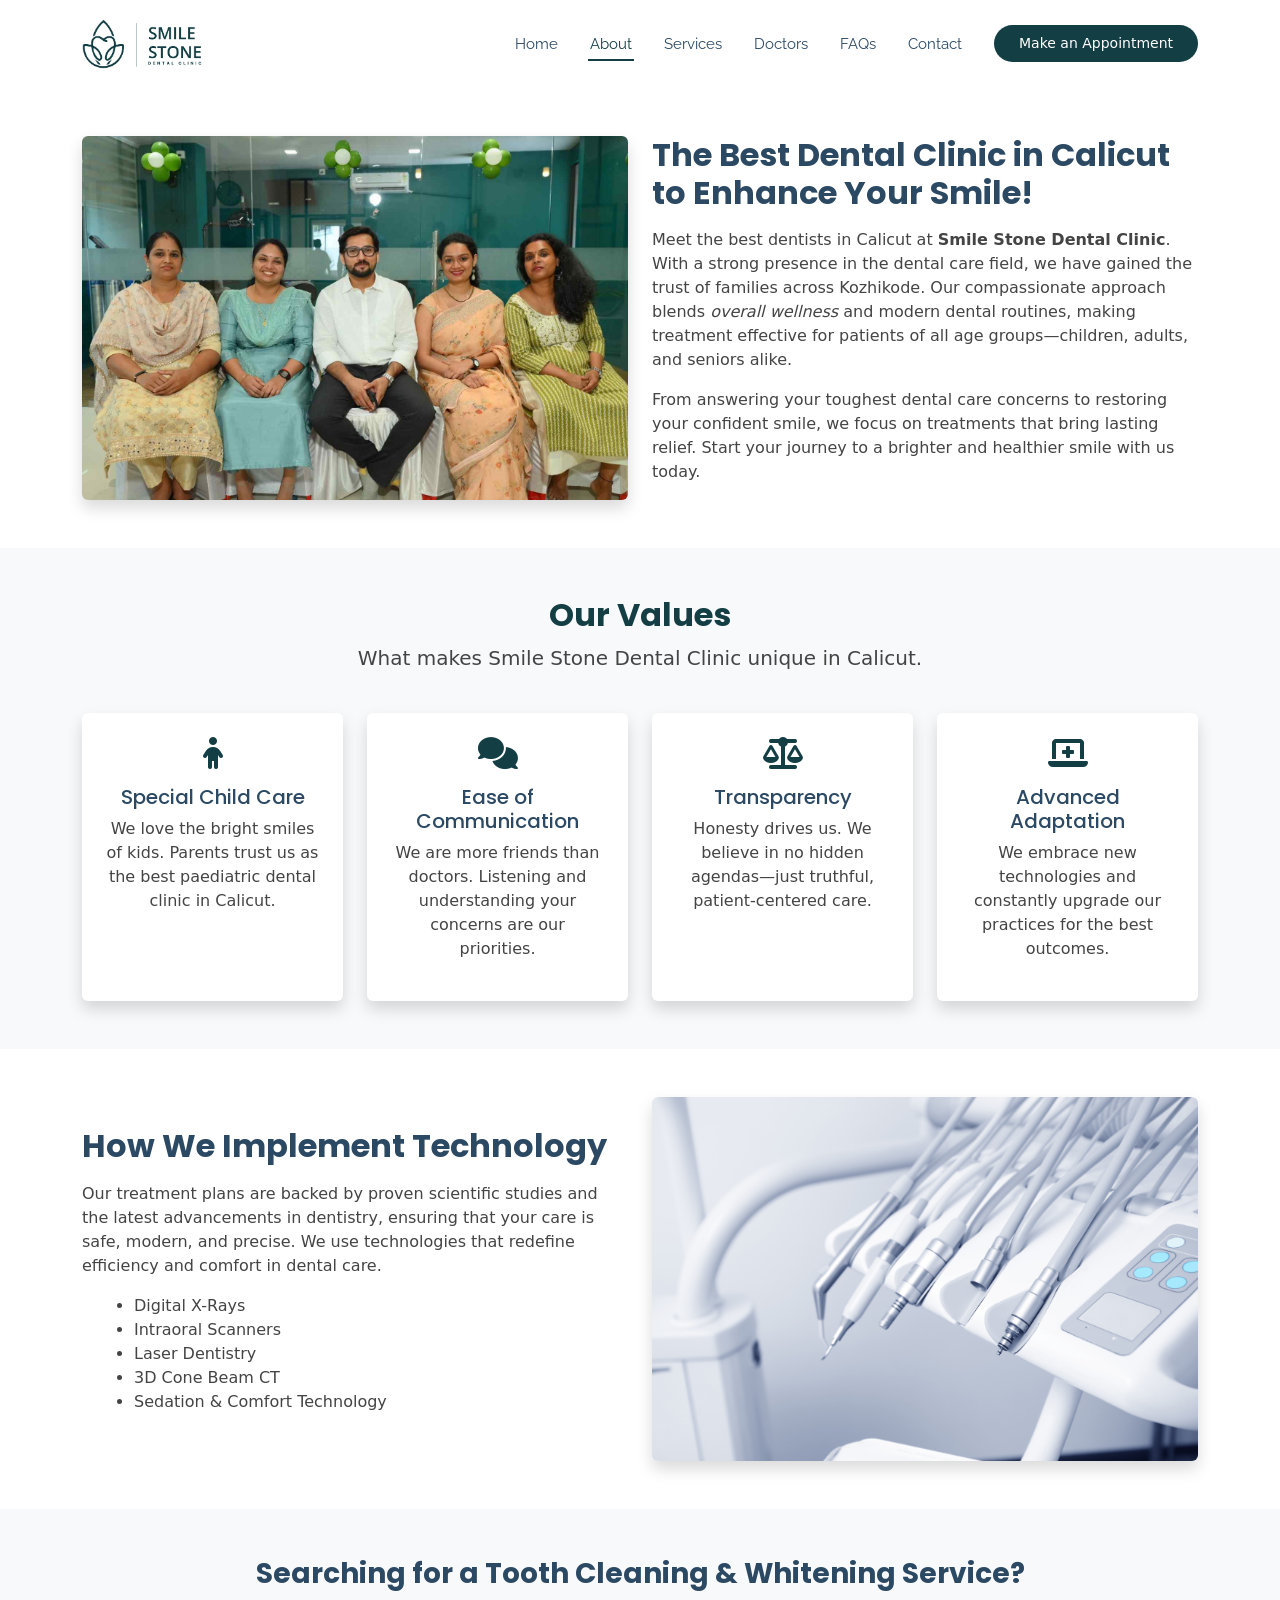
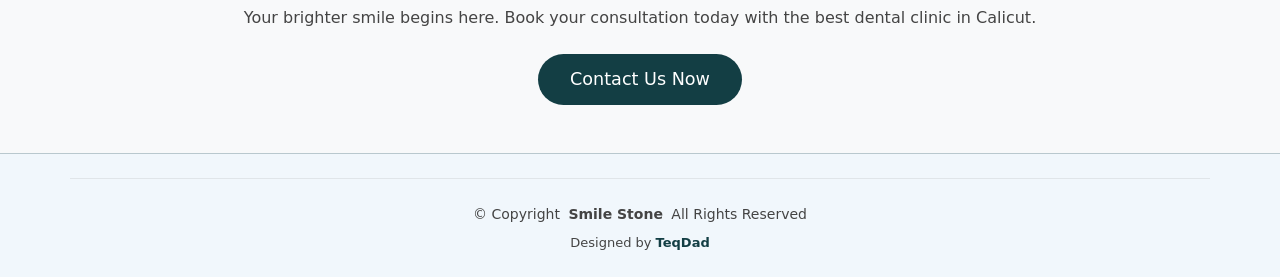
<file: about.html>
<!DOCTYPE html>
<html lang="en">

<head>
  <title>About Us | Smile Stone Dental Clinic - Best Dentists in Calicut</title>
  <meta charset="utf-8">
  <meta content="width=device-width, initial-scale=1.0" name="viewport">
  <meta name="description"
    content="Smile Stone Dental Clinic in Calicut is the best dental clinic to enhance your smile. Our expert dentists specialize in pediatric dentistry, cosmetic dentistry, root canals, implants, and advanced treatments with modern technology.">
  <meta name="keywords"
    content="Best Dental Clinic in Calicut, Pediatric Dentistry Calicut, Smile Stone Dental Clinic, Dentists in Kozhikode, Cosmetic Dentistry Calicut">

  <!-- Favicons -->
  <link href="assets/img/SMILE STONE LOGO .png" rel="icon">
  <link href="assets/img/SMILE STONE LOGO .png" rel="apple-touch-icon">

  <!-- Fonts -->
  <link href="https://fonts.googleapis.com" rel="preconnect">
  <link href="https://fonts.gstatic.com" rel="preconnect" crossorigin>
  <link
    href="https://fonts.googleapis.com/css2?family=Poppins:wght@300;400;500;600;700&family=Raleway:wght@400;600;700&display=swap"
    rel="stylesheet">

  <!-- Vendor CSS -->
  <link href="assets/vendor/bootstrap/css/bootstrap.min.css" rel="stylesheet">
  <link href="assets/vendor/bootstrap-icons/bootstrap-icons.css" rel="stylesheet">
  <link href="assets/vendor/aos/aos.css" rel="stylesheet">
  <link href="assets/vendor/fontawesome-free/css/all.min.css" rel="stylesheet">
  <link href="assets/vendor/glightbox/css/glightbox.min.css" rel="stylesheet">
  <link href="assets/vendor/swiper/swiper-bundle.min.css" rel="stylesheet">

  <!-- Main CSS -->
  <link href="assets/css/main.css" rel="stylesheet">

</head>

<body class="about-page">

  <!-- Header -->
  <header id="header" class="header sticky-top">
    <div class="branding d-flex align-items-center">
      <div class="container position-relative d-flex align-items-center justify-content-between">
        <a href="index.html" class="logo d-flex align-items-center me-auto">
          <img src="assets/img/SMILESTONELOGOColouredV.jpg" alt="Smile Stone Logo" style="width: 120px; height: auto;">
        </a>
        <nav id="navmenu" class="navmenu">
          <ul>
            <li><a href="index.html">Home</a></li>
            <li><a href="about.html" class="active">About</a></li>
            <li><a href="services.html">Services</a></li>
            <li><a href="doctors.html">Doctors</a></li>
            <li><a href="faq.html">FAQs</a></li>
            <li><a href="contact.html">Contact</a></li>
          </ul>
          <i class="mobile-nav-toggle d-xl-none bi bi-list"></i>
        </nav>
        <a class="cta-btn d-none d-sm-block"
          href="https://practice.hypha.care/branch-catalogue?branch=408&org=365" target="_blank">Make an
          Appointment</a>
      </div>
    </div>
  </header>
  <!-- End Header -->

  <main class="main">

    <!-- About Section -->
    <section id="about" class="about section py-5">
      <div class="container">
        <div class="row gy-4 align-items-center">

          <div class="col-lg-6" data-aos="fade-up" data-aos-delay="100">
            <img src="assets/img/about.jpg" class="img-fluid rounded shadow" alt="About Smile Stone Dental Clinic">
          </div>

          <div class="col-lg-6" data-aos="fade-up" data-aos-delay="200">
            <h2 class="fw-bold mb-3">The Best Dental Clinic in Calicut to Enhance Your Smile!</h2>
            <p>
              Meet the best dentists in Calicut at <b>Smile Stone Dental Clinic</b>. With a strong presence in the dental
              care field, we have gained the trust of families across Kozhikode. Our compassionate approach blends
              <i>overall wellness</i> and modern dental routines, making treatment effective for patients of all age
              groups—children, adults, and seniors alike.
            </p>
            <p>
              From answering your toughest dental care concerns to restoring your confident smile, we focus on treatments
              that bring lasting relief. Start your journey to a brighter and healthier smile with us today.
            </p>
          </div>

        </div>
      </div>
    </section>
    <!-- /About Section -->

    <!-- Our Values -->
    <section id="values" class="values section py-5 bg-light">
      <div class="container">
        <div class="row mb-4 text-center">
          <div class="col-12">
            <h2 class="fw-bold accent-text">Our Values</h2>
            <p class="lead">What makes Smile Stone Dental Clinic unique in Calicut.</p>
          </div>
        </div>

        <div class="row g-4">
          <div class="col-md-6 col-lg-3">
            <div class="p-4 bg-white rounded shadow h-100 text-center">
              <i class="fa-solid fa-child mb-3 fs-2 accent-text"></i>
              <h5>Special Child Care</h5>
              <p>We love the bright smiles of kids. Parents trust us as the best paediatric dental clinic in Calicut.</p>
            </div>
          </div>

          <div class="col-md-6 col-lg-3">
            <div class="p-4 bg-white rounded shadow h-100 text-center">
              <i class="fa-solid fa-comments mb-3 fs-2 accent-text"></i>
              <h5>Ease of Communication</h5>
              <p>We are more friends than doctors. Listening and understanding your concerns are our priorities.</p>
            </div>
          </div>

          <div class="col-md-6 col-lg-3">
            <div class="p-4 bg-white rounded shadow h-100 text-center">
              <i class="fa-solid fa-scale-balanced mb-3 fs-2 accent-text"></i>
              <h5>Transparency</h5>
              <p>Honesty drives us. We believe in no hidden agendas—just truthful, patient-centered care.</p>
            </div>
          </div>

          <div class="col-md-6 col-lg-3">
            <div class="p-4 bg-white rounded shadow h-100 text-center">
              <i class="fa-solid fa-laptop-medical mb-3 fs-2 accent-text"></i>
              <h5>Advanced Adaptation</h5>
              <p>We embrace new technologies and constantly upgrade our practices for the best outcomes.</p>
            </div>
          </div>
        </div>
      </div>
    </section>
    <!-- /Our Values -->

    <!-- Technology Section -->
    <section id="technology" class="technology section py-5">
      <div class="container">
        <div class="row align-items-center">
          <div class="col-lg-6" data-aos="fade-right">
            <h2 class="fw-bold mb-3">How We Implement Technology</h2>
            <p>
              Our treatment plans are backed by proven scientific studies and the latest advancements in dentistry,
              ensuring that your care is safe, modern, and precise. We use technologies that redefine efficiency and
              comfort in dental care.
            </p>
            <ul style="list-style-type: disc; margin-left:20px;">
              <li>Digital X-Rays</li>
              <li>Intraoral Scanners</li>
              <li>Laser Dentistry</li>
              <li>3D Cone Beam CT</li>
              <li>Sedation & Comfort Technology</li>
            </ul>
          </div>
          <div class="col-lg-6 text-center" data-aos="fade-left">
            <img src="assets/img/tech-dentistry.jpeg" class="img-fluid rounded shadow"
              alt="Dental Technology at Smile Stone">
          </div>
        </div>
      </div>
    </section>
    <!-- /Technology Section -->

    <!-- CTA -->
    <section id="cta" class="cta section bg-light py-5 text-center">
      <div class="container">
        <h3 class="fw-bold mb-3">Searching for a Tooth Cleaning & Whitening Service?</h3>
        <p class="mb-4">Your brighter smile begins here. Book your consultation today with the best dental clinic in Calicut.</p>
        <a href="contact.html" class="btn hero-btn btn-lg">Contact Us Now</a>
      </div>
    </section>
    <!-- /CTA -->

  </main>

  <!-- Footer -->
  <footer id="footer" class="footer light-background">
    <div class="container copyright text-center mt-4">
      <p>© <span>Copyright</span> <strong class="px-1 sitename">Smile Stone</strong> <span>All Rights Reserved</span>
      </p>
      <div class="credits">Designed by <a href="https://teqdad.com/" target="_blank"><b>TeqDad</b></a></div>
    </div>
  </footer>

  <!-- Vendor JS -->
  <script src="assets/vendor/bootstrap/js/bootstrap.bundle.min.js"></script>
  <script src="assets/vendor/aos/aos.js"></script>
  <script src="assets/vendor/glightbox/js/glightbox.min.js"></script>
  <script src="assets/vendor/swiper/swiper-bundle.min.js"></script>
  <script src="assets/js/main.js"></script>

</body>

</html>
</file>
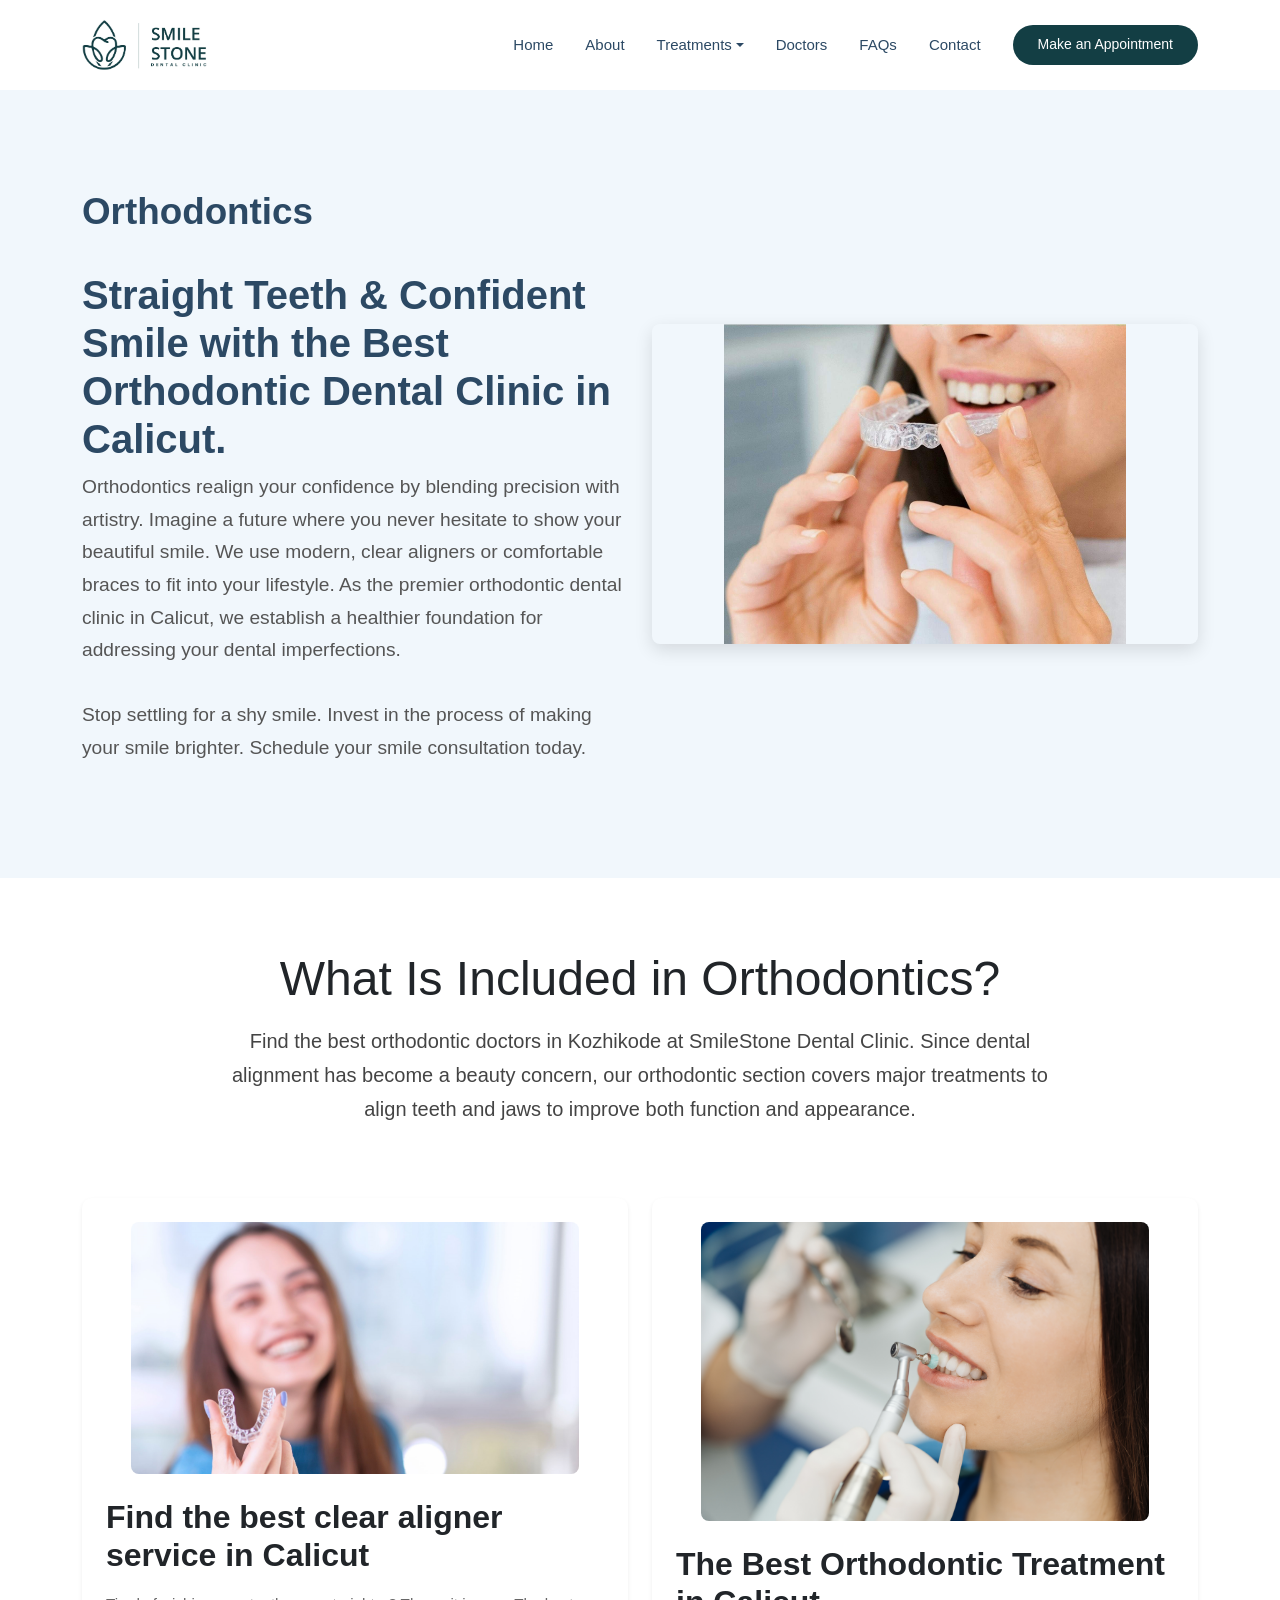
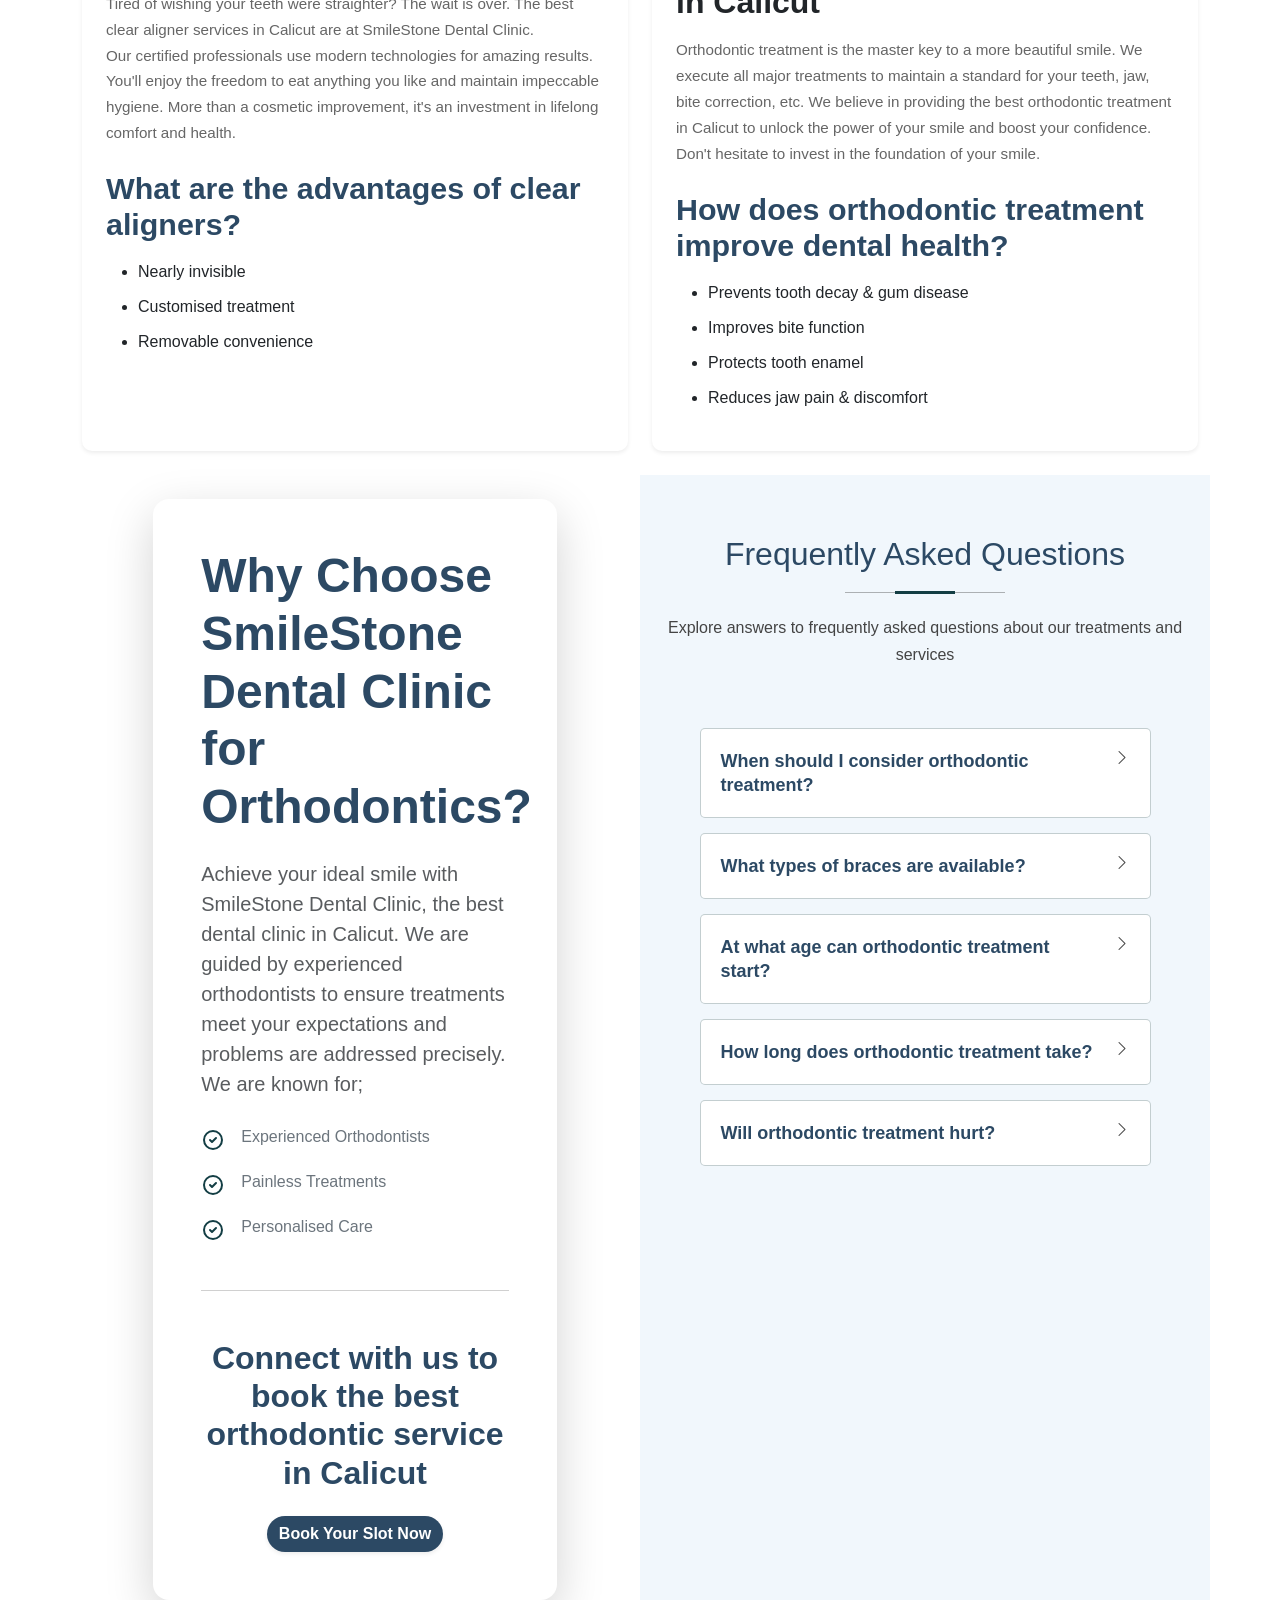
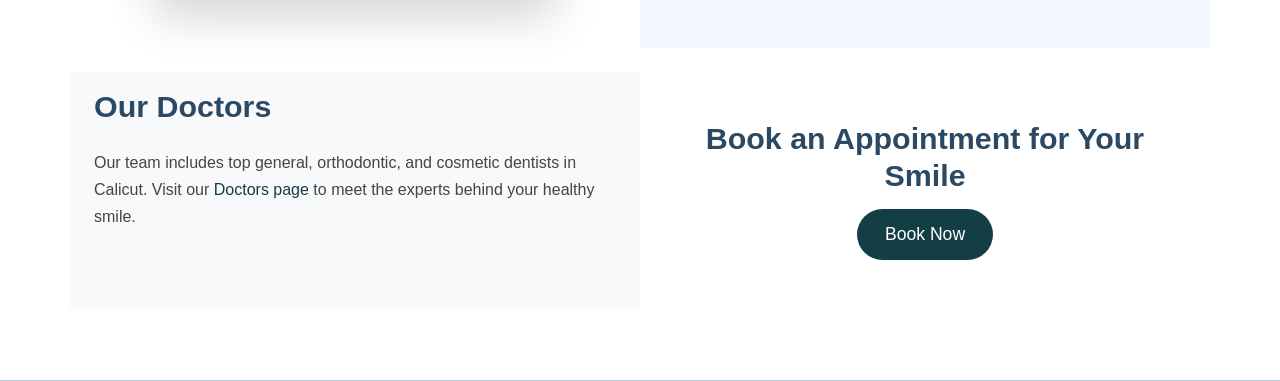
<file: Orthodontics.html>
<!DOCTYPE html>
<html lang="en">

<head>
  <title>Orthodontics | Smile Stone Dental Clinic Calicut</title>
  <meta name="description"
    content="General Dentistry at Smile Stone Dental Clinic covers fillings, cleaning, dental x-rays, and root canal treatment in Calicut. Restore oral health with expert care.">
  <meta charset="utf-8">
  <meta name="viewport" content="width=device-width, initial-scale=1.0">
  <!-- Favicons and Vendor CSS Files -->
  <link href="assets/img/SMILE STONE LOGO .png" rel="icon">
  <link href="assets/img/SMILE STONE LOGO .png" rel="apple-touch-icon">
  <link href="assets/vendor/bootstrap/css/bootstrap.min.css" rel="stylesheet">
  <link href="assets/vendor/bootstrap-icons/bootstrap-icons.css" rel="stylesheet">
  <link href="assets/vendor/aos/aos.css" rel="stylesheet">
  <link href="assets/vendor/fontawesome-free/css/all.min.css" rel="stylesheet">
  <link href="assets/vendor/glightbox/css/glightbox.min.css" rel="stylesheet">
  <link href="assets/vendor/swiper/swiper-bundle.min.css" rel="stylesheet">
  <link href="assets/css/main.css" rel="stylesheet">
</head>
<style>
  /* General Page Layout */
  body {
    font-family: "Poppins", sans-serif;
    line-height: 1.7;
    color: #333;
  }

  /* Hero Section */
  .hero h2 {
    font-size: 2.3rem;
    line-height: 1.3;
  }

  .hero h3 {
    font-size: 1.6rem;
    font-weight: 500;
    margin-bottom: 15px;
  }

  .hero p {
    font-size: 1.1rem;
    color: #555;
  }

  .hero img {
    border-radius: 8px;
    box-shadow: 0 6px 18px rgba(0, 0, 0, 0.12);
    transition: transform 0.3s ease;
  }

  .hero img:hover {
    transform: scale(1.03);
  }

  /* Service Cards */
  .service-card {
    background: #fff;
    border-radius: 10px;
    box-shadow: 0 3px 10px rgba(0, 0, 0, 0.08);
    transition: all 0.3s ease;
  }

  .service-card:hover {
    transform: translateY(-8px);
    box-shadow: 0 6px 20px rgba(0, 0, 0, 0.12);
  }

  .service-card h4 {
    font-weight: 600;
  }

  .service-card p {
    font-size: 0.95rem;
    color: #666;
  }

  /* Section Headings */
  section h3 {
    font-size: 1.9rem;
    font-weight: 600;
    margin-bottom: 15px;
  }

  /* Buttons */
  .btn.hero-btn {
    padding: 12px 28px;
    font-size: 1.1rem;
    border-radius: 30px;
    transition: transform 0.25s, box-shadow 0.25s;
  }

  .btn.hero-btn:hover {
    transform: translateY(-3px);
    box-shadow: 0 5px 15px rgba(0, 0, 0, 0.15);
  }

  /* Navbar */
  .navmenu ul li a {
    font-weight: 500;
    transition: color 0.3s ease;
  }

  .navmenu ul li a:hover {
    color: #111;
  }

  /* Responsive Adjustments */
  @media (max-width: 768px) {
    .hero h2 {
      font-size: 2rem;
    }

    .hero h3 {
      font-size: 1.2rem;
    }

    .service-card {
      padding: 20px;
    }
  }
</style>

<body class="index-page">
  <!-- Header/Navbar (copied as in paste.txt) -->
  <header id="header" class="header sticky-top">
    <div class="branding d-flex align-items-center">
      <div class="container position-relative d-flex align-items-center justify-content-between">
        <a href="index.html" class="logo d-flex align-items-center me-auto">
          <img src="assets/img/SMILESTONELOGOColouredV.jpg" alt="logo" style="width: 125px; height: auto;">
        </a>
        <nav id="navmenu" class="navmenu">
          <ul>
            <li><a href="index.html">Home</a></li>
            <li><a href="about.html">About</a></li>
            <li class="dropdown">
              <a href="#" class="dropdown-toggle" data-bs-toggle="dropdown">Treatments</a>
              <ul class="dropdown-menu">
                <li><a class="dropdown-item" href="general-dentistry.html">General Dentistry</a></li>
                <li><a class="dropdown-item" href="Cosmetic-dentistry.html">Cosmetic Dentistry</a></li>
                <li><a class="dropdown-item active" href="orthodontics.html"
                    style="background-color: #133e44; color: #fff;">Orthodontics</a></li>
                <li><a class="dropdown-item" href="clear-aligner.html">Clear Aligner</a></li>
                <li><a class="dropdown-item" href="paediatric-dentistry.html">Paediatric Dentistry</a></li>
                <li><a class="dropdown-item" href="oral-surgery.html">Oral Surgery</a></li>
                <li><a class="dropdown-item" href="dental-implant.html">Dental Implants</a></li>
                <li><a class="dropdown-item" href="root-canal.html">Root Canal</a></li>
              </ul>
            </li>
            <li><a href="doctors.html">Doctors</a></li>
            <li><a href="faq.html">FAQs</a></li>
            <li><a href="contact.html">Contact</a></li>
          </ul>
          <i class="mobile-nav-toggle d-xl-none bi bi-list"></i>
        </nav>
        <a class="cta-btn d-none d-sm-block" href="https://practice.hypha.care/branch-catalogue?branch=408&org=365"
          target="_blank">Make an Appointment</a>
      </div>
    </div>
  </header>

  <main class="main">
    <!-- Hero Section -->
    <section class="hero section light-background py-5">
      <div class="container py-3">
        <div class="row align-items-center">
          <div class="col-lg-6">
            <h2 class="fw-bold mb-2">Orthodontics</h2><br>
            <h1 class="fw-semibold mb-2">Straight Teeth & Confident Smile with the Best Orthodontic Dental Clinic in
              Calicut.</h1>
            <p class="lead mb-3" style="font-size:1.2rem;">Orthodontics realign your confidence by blending precision
              with artistry. Imagine a future where you never hesitate to show your beautiful smile. We use modern,
              clear aligners or comfortable braces to fit into your lifestyle. As the premier orthodontic dental clinic
              in Calicut, we establish a healthier foundation for addressing your dental imperfections.<br><br>


              Stop settling for a shy smile. Invest in the process of making your smile brighter. Schedule your smile
              consultation today.
            </p>
          </div>
          <div class="col-lg-6 text-center">
            <img src="assets/img/Aligner.jpg" alt="General Dentistry" class="img-fluid" style="max-height:320px;">
          </div>
        </div>

      </div>
    </section>
    <!-- New Section Added Below -->
    <!-- <section class="container py-5">
      <div class="row mt-5 pt-4">
        <div class="col-12">
          <h2 class="fw-bold mb-3">What is included in general dentistry?</h2>
          <p class="lead" style="font-size:1.2rem;">
            Our general dentistry covers a wide range of services that make your smile healthy, functional, and
            bright. Our doctors are excellent at analysing your oral health to protect you from potential dental
            threats.
          </p>
          <p class="lead" style="font-size:1.2rem;">
            For us, treatments are an oath to make your life easier and happier. You will meet the best dental care
            doctors in Calicut at SmileStone to enhance the quality of your life. Our services under general dentistry
            are:
          </p>
        </div>
      </div>
    </section> -->

    <!-- Services Introduction -->
    <section class="py-5">
      <div class="container py-4">
        <div class="text-center mx-auto col-lg-9">
          <h2 class="display-5 text-dark">What Is Included in Orthodontics?</h2>
          <p class="lead mt-3">
            Find the best orthodontic doctors in Kozhikode at SmileStone Dental Clinic. Since dental alignment has
            become a beauty concern, our orthodontic section covers major treatments to align teeth and jaws to improve
            both function and appearance.
          </p>
        </div>

        <!-- Services Grid -->
        <!-- The class 'row-cols-md-2' sets the number of columns to 2 on medium screens and up -->
        <div class="row row-cols-1 row-cols-md-2 g-4 mt-5">
          <!-- Root Canal Treatment -->
          <div class="col">
            <div class="card h-100 shadow-sm border-0 p-4 service-card">
              <div class="mb-4 text-center">
                <img src="assets/img/benefits-aligner.jpg" alt="Root Canal Treatment"
                  style="width: 90%; height: auto; object-fit: cover; border-radius: 8px;">
              </div>
              <div class="card-body p-0">
                <h2 class="h2 fw-bold mb-3 text-dark">Find the best clear aligner service in Calicut</h2>
                <p class="mb-4">Tired of wishing your teeth were straighter? The wait is over. The best clear aligner
                  services in Calicut are at SmileStone Dental Clinic.
                  <br>
                  Our certified professionals use modern technologies for amazing results.

                  You'll enjoy the freedom to eat anything you like and maintain impeccable hygiene. More than a
                  cosmetic improvement, it's an investment in lifelong comfort and health.
                </p>
                <h3>What are the advantages of clear aligners?</h3>
                <ul class="list-disc list-inside text-start mt-2">
                  <li class="mb-2">Nearly invisible</li>
                  <li class="mb-2">Customised treatment</li>
                  <li class="mb-2">Removable convenience</li>
                </ul>


              </div>
            </div>
          </div>

          <!-- Dental Cleaning -->
          <div class="col">
            <div class="card h-100 shadow-sm border-0 p-4 service-card">
              <div class="mb-4 text-center">
                <img src="assets/img/tooth-cleaning.jpeg" alt="Root Canal Treatment"
                  style="width: 90%; height: auto; object-fit: cover; border-radius: 8px;">
              </div>
              <div class="card-body p-0">
                <h2 class="h2 fw-bold mb-3 text-dark">The Best Orthodontic Treatment in Calicut</h2>
                <p class="mb-4">Orthodontic treatment is the master key to a more beautiful smile. We execute all major
                  treatments to maintain a standard for your teeth, jaw, bite correction, etc. We believe in providing
                  the best orthodontic treatment in Calicut to unlock the power of your smile and boost your confidence.
                  Don't hesitate to invest in the foundation of your smile.</p>
                <h3>How does orthodontic treatment improve dental health?</h3>
                <ul class="list-disc list-inside text-start mt-2">
                  <li class="mb-2">Prevents tooth decay & gum disease</li>
                  <li class="mb-2">Improves bite function</li>
                  <li class="mb-2">Protects tooth enamel</li>
                  <li class="mb-2">Reduces jaw pain & discomfort</li>
                </ul>


              </div>
            </div>
          </div>

          <!-- Dental Filling -->



          <div class="container py-5">
            <div class="row justify-content-center">
              <div class="col-lg-10 col-xl-9">
                <div class="bg-white p-5 rounded-4 shadow-lg">

                  <!-- Section 1: Why Choose SmileStone -->
                  <div class="mb-5">
                    <h2 class="display-5 fw-bold mb-4" style="color: #2c4964;">
                      Why Choose SmileStone Dental Clinic for Orthodontics?
                    </h2>
                    <p class="fs-5 text-muted lh-base mb-4">
                      Achieve your ideal smile with SmileStone Dental Clinic, the best dental clinic in Calicut. We are
                      guided by experienced orthodontists to ensure treatments meet your expectations and problems are
                      addressed precisely. We are known for;
                    </p>

                    <!-- Features List -->
                    <ul class="list-unstyled">
                      <li class="d-flex align-items-start mb-3">
                        <div class="flex-shrink-0">
                          <svg class="me-3 mt-1" width="24" height="24" fill="none" stroke="currentColor"
                            viewBox="0 0 24 24" xmlns="http://www.w3.org/2000/svg" style="color: #133e44;">
                            <path stroke-linecap="round" stroke-linejoin="round" stroke-width="2"
                              d="M9 12l2 2 4-4m6 2a9 9 0 11-18 0 9 9 0 0118 0z"></path>
                          </svg>
                        </div>
                        <p class="text-secondary mb-0">Experienced Orthodontists</p>
                      </li>
                      <li class="d-flex align-items-start mb-3">
                        <div class="flex-shrink-0">
                          <svg class="me-3 mt-1" width="24" height="24" fill="none" stroke="currentColor"
                            viewBox="0 0 24 24" xmlns="http://www.w3.org/2000/svg" style="color: #133e44;">
                            <path stroke-linecap="round" stroke-linejoin="round" stroke-width="2"
                              d="M9 12l2 2 4-4m6 2a9 9 0 11-18 0 9 9 0 0118 0z"></path>
                          </svg>
                        </div>
                        <p class="text-secondary mb-0">Painless Treatments
                        </p>
                      </li>
                      <li class="d-flex align-items-start mb-3">
                        <div class="flex-shrink-0">
                          <svg class="me-3 mt-1" width="24" height="24" fill="none" stroke="currentColor"
                            viewBox="0 0 24 24" xmlns="http://www.w3.org/2000/svg" style="color: #133e44;">
                            <path stroke-linecap="round" stroke-linejoin="round" stroke-width="2"
                              d="M9 12l2 2 4-4m6 2a9 9 0 11-18 0 9 9 0 0118 0z"></path>
                          </svg>
                        </div>
                        <p class="text-secondary mb-0">Personalised Care</p>
                      </li>
                    </ul>
                  </div>

                  <!-- Divider -->
                  <hr class="my-5">

                  <!-- Section 2: Book Appointment -->
                  <div class="text-center">
                    <h2 class="h2 fw-bold mb-4" style="color: #2c4964;">
                      Connect with us to book the best orthodontic service in Calicut
                    </h2>
                    <button class="btn fw-bold rounded-pill shadow-sm transition-opacity"
                      style="background-color: #2c4964; color: white; border: none;">
                      Book Your Slot Now
                    </button>

                  </div>

                </div>
              </div>
            </div>
          </div>


          <!-- Service Details -->
          <!-- <section class="py-5">
            <div class="container">
              <div class="row g-4">
                <div class="col-md-6 col-lg-4">
                  <div class="service-card p-4 h-100">
                    <h4 class="accent-text mb-3">Root Canal</h4>
                    <p>Cavities are common since sugar consumption is part of our diets. Our dental fillings restore teeth
                      affected by decay using safe, healthy materials. Regain your tooth’s natural look and strength.</p>
                  </div>
                </div>
                <div class="col-md-6 col-lg-4">
                  <div class="service-card p-4 h-100">
                    <h4 class="accent-text mb-3">Professional Cleaning</h4>
                    <p>We recommend cleaning every 6 months for a fresh, bright smile. Regular professional cleaning removes
                      plaque, tartar, and stains for adults and children.</p>
                  </div>
                </div>
                <div class="col-md-6 col-lg-4">
                  <div class="service-card p-4 h-100">
                    <h4 class="accent-text mb-3">Dental X-rays</h4>
                    <p>Our dental X-rays detect hidden cavities, bone loss, and early signs of problems. This guides our
                      doctors to propose the best treatment plan for your oral health.</p>
                  </div>
                </div>
                <div class="col-md-6 col-lg-4">
                  <div class="service-card p-4 h-100">
                    <h4 class="accent-text mb-3">Root Canal</h4>
                    <p>Struggling with toothache or sensitivity? Our advanced root canal treatments relieve pain and restore
                      your happy smile. <a href="root-canal.html">Learn more</a></p>
                  </div>
                </div>
              </div>
            </div>
          </section> -->



          <!-- Faq Section -->
          <section id="faq" class="faq section light-background">

            <!-- Section Title -->
            <div class="container section-title" data-aos="fade-up">
              <h2>Frequently Asked Questions</h2>
              <p>Explore answers to frequently asked questions about our treatments and services</p>
            </div><!-- End Section Title -->

            <div class="container">

              <div class="row justify-content-center">

                <div class="col-lg-10" data-aos="fade-up" data-aos-delay="100">

                  <div class="faq-container">

                    <div class="faq-item">
                      <h3><B>When should I consider orthodontic treatment?</B></h3>
                      <div class="faq-content">
                        <p>If you have crowded, crooked, or gapped teeth or bite issues, orthodontic treatment can be
                          helpful.
                        </p>
                      </div>
                      <i class="faq-toggle bi bi-chevron-right"></i>
                    </div><!-- End Faq item-->

                    <div class="faq-item">
                      <h3><B>What types of braces are available?</B></h3>
                      <div class="faq-content">
                        <p>We offer all types of braces depending on your needs and preferences.</p>
                      </div>
                      <i class="faq-toggle bi bi-chevron-right"></i>
                    </div><!-- End Faq item-->

                    <div class="faq-item">
                      <h3><B>At what age can orthodontic treatment start?</B></h3>
                      <div class="faq-content">
                        <p>There is no age barrier for orthodontic treatment.
                        </p>
                      </div>
                      <i class="faq-toggle bi bi-chevron-right"></i>
                    </div><!-- End Faq item-->

                    <div class="faq-item">
                      <h3><B>How long does orthodontic treatment take?</B></h3>
                      <div class="faq-content">
                        <p>The duration varies, typically between 12 and 24 months. It can change depending on the
                          treatment
                          method and the depth of the issue.
                        </p>
                      </div>
                      <i class="faq-toggle bi bi-chevron-right"></i>
                    </div><!-- End Faq item-->

                    <div class="faq-item">
                      <h3><B>Will orthodontic treatment hurt?</B></h3>
                      <div class="faq-content">
                        <p>You may feel mild discomfort or pressure when braces are adjusted. However, it will go within
                          some
                          days.
                        </p>
                      </div>
                      <i class="faq-toggle bi bi-chevron-right"></i>
                    </div><!-- End Faq item-->
                  </div>

                </div><!-- End Faq Column-->

              </div>

            </div>

          </section><!-- /Faq Section -->

          <!-- Doctors Info (Optional Section) -->
          <section class="py-3 bg-light">
            <div class="container">
              <h3 class="fw-bold mb-4">Our Doctors</h3>
              <p>Our team includes top general, orthodontic, and cosmetic dentists in Calicut. Visit our <a
                  href="doctors.html">Doctors page</a> to meet the experts behind your healthy smile.</p>
            </div>
          </section>

          <!-- CTA Section -->
          <section class="py-5 text-center">
            <div class="container">
              <h3 class="fw-bold mb-3">Book an Appointment for Your Smile</h3>
              <a class="btn hero-btn btn-lg" href="https://practice.hypha.care/branch-catalogue?branch=408&org=365">Book
                Now</a>
            </div>
          </section>

  </main>

  <!-- Footer (copy from paste.txt) -->
  <footer id="footer" class="footer light-background">
    <!-- ...footer code as in paste.txt... -->
  </footer>
  <!-- Vendor JS Files -->
  <script src="assets/vendor/bootstrap/js/bootstrap.bundle.min.js"></script>
  <script src="assets/vendor/php-email-form/validate.js"></script>
  <script src="assets/vendor/aos/aos.js"></script>
  <script src="assets/vendor/glightbox/js/glightbox.min.js"></script>
  <script src="assets/vendor/purecounter/purecounter_vanilla.js"></script>
  <script src="assets/vendor/swiper/swiper-bundle.min.js"></script>
  <script src="assets/js/main.js"></script>
</body>

</html>
</file>
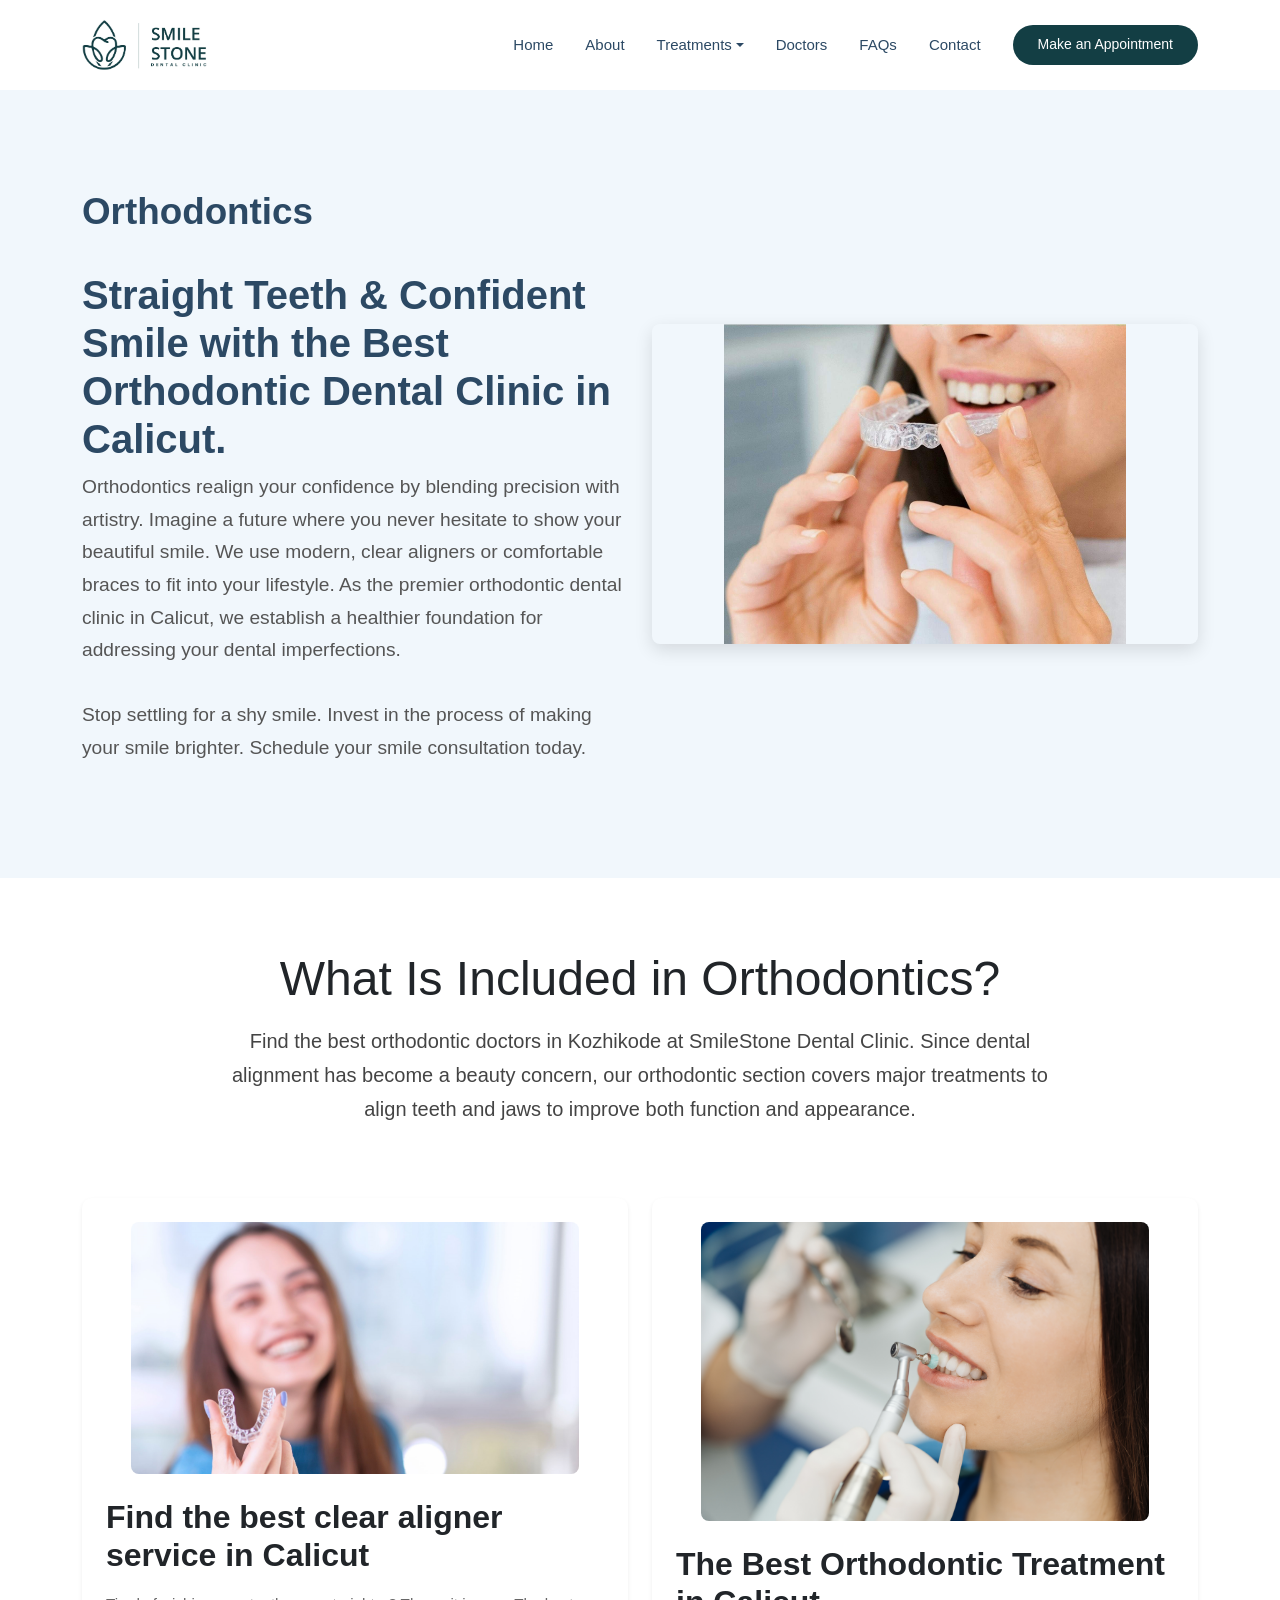
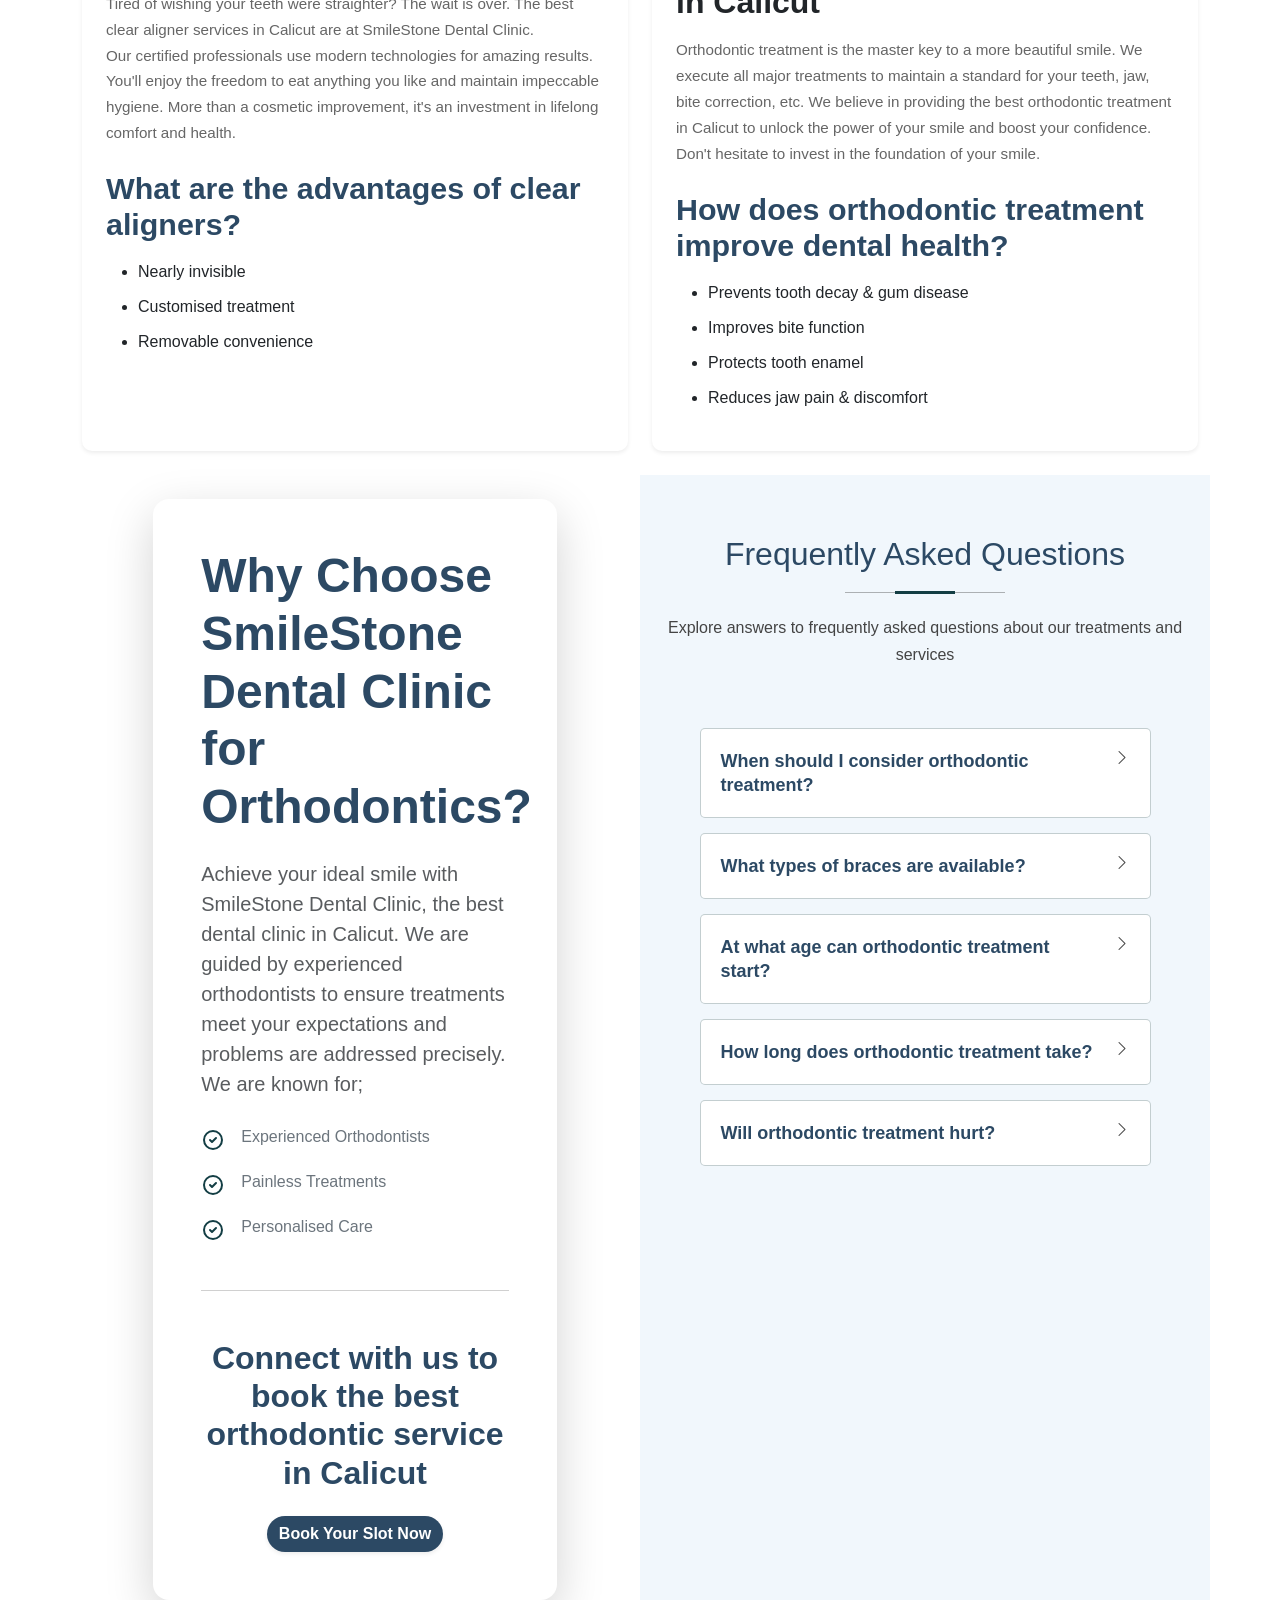
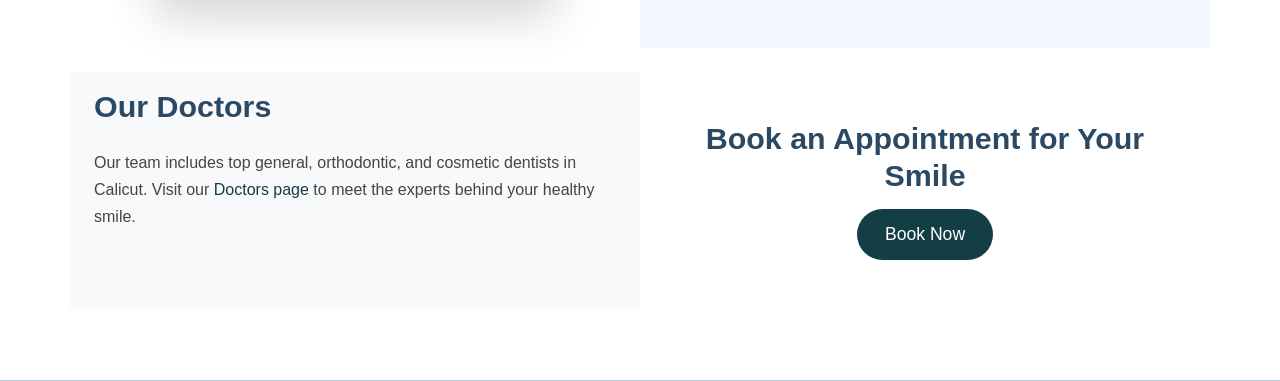
<file: orthodontics.html>
<!DOCTYPE html>
<html lang="en">

<head>
  <title>Orthodontics | Smile Stone Dental Clinic Calicut</title>
  <meta name="description"
    content="General Dentistry at Smile Stone Dental Clinic covers fillings, cleaning, dental x-rays, and root canal treatment in Calicut. Restore oral health with expert care.">
  <meta charset="utf-8">
  <meta name="viewport" content="width=device-width, initial-scale=1.0">
  <!-- Favicons and Vendor CSS Files -->
  <link href="assets/img/SMILE STONE LOGO .png" rel="icon">
  <link href="assets/img/SMILE STONE LOGO .png" rel="apple-touch-icon">
  <link href="assets/vendor/bootstrap/css/bootstrap.min.css" rel="stylesheet">
  <link href="assets/vendor/bootstrap-icons/bootstrap-icons.css" rel="stylesheet">
  <link href="assets/vendor/aos/aos.css" rel="stylesheet">
  <link href="assets/vendor/fontawesome-free/css/all.min.css" rel="stylesheet">
  <link href="assets/vendor/glightbox/css/glightbox.min.css" rel="stylesheet">
  <link href="assets/vendor/swiper/swiper-bundle.min.css" rel="stylesheet">
  <link href="assets/css/main.css" rel="stylesheet">
</head>
<style>
  /* General Page Layout */
  body {
    font-family: "Poppins", sans-serif;
    line-height: 1.7;
    color: #333;
  }

  /* Hero Section */
  .hero h2 {
    font-size: 2.3rem;
    line-height: 1.3;
  }

  .hero h3 {
    font-size: 1.6rem;
    font-weight: 500;
    margin-bottom: 15px;
  }

  .hero p {
    font-size: 1.1rem;
    color: #555;
  }

  .hero img {
    border-radius: 8px;
    box-shadow: 0 6px 18px rgba(0, 0, 0, 0.12);
    transition: transform 0.3s ease;
  }

  .hero img:hover {
    transform: scale(1.03);
  }

  /* Service Cards */
  .service-card {
    background: #fff;
    border-radius: 10px;
    box-shadow: 0 3px 10px rgba(0, 0, 0, 0.08);
    transition: all 0.3s ease;
  }

  .service-card:hover {
    transform: translateY(-8px);
    box-shadow: 0 6px 20px rgba(0, 0, 0, 0.12);
  }

  .service-card h4 {
    font-weight: 600;
  }

  .service-card p {
    font-size: 0.95rem;
    color: #666;
  }

  /* Section Headings */
  section h3 {
    font-size: 1.9rem;
    font-weight: 600;
    margin-bottom: 15px;
  }

  /* Buttons */
  .btn.hero-btn {
    padding: 12px 28px;
    font-size: 1.1rem;
    border-radius: 30px;
    transition: transform 0.25s, box-shadow 0.25s;
  }

  .btn.hero-btn:hover {
    transform: translateY(-3px);
    box-shadow: 0 5px 15px rgba(0, 0, 0, 0.15);
  }

  /* Navbar */
  .navmenu ul li a {
    font-weight: 500;
    transition: color 0.3s ease;
  }

  .navmenu ul li a:hover {
    color: #111;
  }

  /* Responsive Adjustments */
  @media (max-width: 768px) {
    .hero h2 {
      font-size: 2rem;
    }

    .hero h3 {
      font-size: 1.2rem;
    }

    .service-card {
      padding: 20px;
    }
  }
</style>

<body class="index-page">
  <!-- Header/Navbar (copied as in paste.txt) -->
  <header id="header" class="header sticky-top">
    <div class="branding d-flex align-items-center">
      <div class="container position-relative d-flex align-items-center justify-content-between">
        <a href="index.html" class="logo d-flex align-items-center me-auto">
          <img src="assets/img/SMILESTONELOGOColouredV.jpg" alt="logo" style="width: 125px; height: auto;">
        </a>
        <nav id="navmenu" class="navmenu">
          <ul>
            <li><a href="index.html">Home</a></li>
            <li><a href="about.html">About</a></li>
            <li class="dropdown">
              <a href="#" class="dropdown-toggle" data-bs-toggle="dropdown">Treatments</a>
              <ul class="dropdown-menu">
                <li><a class="dropdown-item" href="general-dentistry.html">General Dentistry</a></li>
                <li><a class="dropdown-item" href="Cosmetic-dentistry.html">Cosmetic Dentistry</a></li>
                <li><a class="dropdown-item active" href="orthodontics.html"
                    style="background-color: #133e44; color: #fff;">Orthodontics</a></li>
                <li><a class="dropdown-item" href="clear-aligner.html">Clear Aligner</a></li>
                <li><a class="dropdown-item" href="paediatric-dentistry.html">Paediatric Dentistry</a></li>
                <li><a class="dropdown-item" href="oral-surgery.html">Oral Surgery</a></li>
                <li><a class="dropdown-item" href="dental-implant.html">Dental Implants</a></li>
                <li><a class="dropdown-item" href="root-canal.html">Root Canal</a></li>
              </ul>
            </li>
            <li><a href="doctors.html">Doctors</a></li>
            <li><a href="faq.html">FAQs</a></li>
            <li><a href="contact.html">Contact</a></li>
          </ul>
          <i class="mobile-nav-toggle d-xl-none bi bi-list"></i>
        </nav>
        <a class="cta-btn d-none d-sm-block" href="https://practice.hypha.care/branch-catalogue?branch=408&org=365"
          target="_blank">Make an Appointment</a>
      </div>
    </div>
  </header>

  <main class="main">
    <!-- Hero Section -->
    <section class="hero section light-background py-5">
      <div class="container py-3">
        <div class="row align-items-center">
          <div class="col-lg-6">
            <h2 class="fw-bold mb-2">Orthodontics</h2><br>
            <h1 class="fw-semibold mb-2">Straight Teeth & Confident Smile with the Best Orthodontic Dental Clinic in
              Calicut.</h1>
            <p class="lead mb-3" style="font-size:1.2rem;">Orthodontics realign your confidence by blending precision
              with artistry. Imagine a future where you never hesitate to show your beautiful smile. We use modern,
              clear aligners or comfortable braces to fit into your lifestyle. As the premier orthodontic dental clinic
              in Calicut, we establish a healthier foundation for addressing your dental imperfections.<br><br>


              Stop settling for a shy smile. Invest in the process of making your smile brighter. Schedule your smile
              consultation today.
            </p>
          </div>
          <div class="col-lg-6 text-center">
            <img src="assets/img/Aligner.jpg" alt="General Dentistry" class="img-fluid" style="max-height:320px;">
          </div>
        </div>

      </div>
    </section>
    <!-- New Section Added Below -->
    <!-- <section class="container py-5">
      <div class="row mt-5 pt-4">
        <div class="col-12">
          <h2 class="fw-bold mb-3">What is included in general dentistry?</h2>
          <p class="lead" style="font-size:1.2rem;">
            Our general dentistry covers a wide range of services that make your smile healthy, functional, and
            bright. Our doctors are excellent at analysing your oral health to protect you from potential dental
            threats.
          </p>
          <p class="lead" style="font-size:1.2rem;">
            For us, treatments are an oath to make your life easier and happier. You will meet the best dental care
            doctors in Calicut at SmileStone to enhance the quality of your life. Our services under general dentistry
            are:
          </p>
        </div>
      </div>
    </section> -->

    <!-- Services Introduction -->
    <section class="py-5">
      <div class="container py-4">
        <div class="text-center mx-auto col-lg-9">
          <h2 class="display-5 text-dark">What Is Included in Orthodontics?</h2>
          <p class="lead mt-3">
            Find the best orthodontic doctors in Kozhikode at SmileStone Dental Clinic. Since dental alignment has
            become a beauty concern, our orthodontic section covers major treatments to align teeth and jaws to improve
            both function and appearance.
          </p>
        </div>

        <!-- Services Grid -->
        <!-- The class 'row-cols-md-2' sets the number of columns to 2 on medium screens and up -->
        <div class="row row-cols-1 row-cols-md-2 g-4 mt-5">
          <!-- Root Canal Treatment -->
          <div class="col">
            <div class="card h-100 shadow-sm border-0 p-4 service-card">
              <div class="mb-4 text-center">
                <img src="assets/img/benefits-aligner.jpg" alt="Root Canal Treatment"
                  style="width: 90%; height: auto; object-fit: cover; border-radius: 8px;">
              </div>
              <div class="card-body p-0">
                <h2 class="h2 fw-bold mb-3 text-dark">Find the best clear aligner service in Calicut</h2>
                <p class="mb-4">Tired of wishing your teeth were straighter? The wait is over. The best clear aligner
                  services in Calicut are at SmileStone Dental Clinic.
                  <br>
                  Our certified professionals use modern technologies for amazing results.

                  You'll enjoy the freedom to eat anything you like and maintain impeccable hygiene. More than a
                  cosmetic improvement, it's an investment in lifelong comfort and health.
                </p>
                <h3>What are the advantages of clear aligners?</h3>
                <ul class="list-disc list-inside text-start mt-2">
                  <li class="mb-2">Nearly invisible</li>
                  <li class="mb-2">Customised treatment</li>
                  <li class="mb-2">Removable convenience</li>
                </ul>


              </div>
            </div>
          </div>

          <!-- Dental Cleaning -->
          <div class="col">
            <div class="card h-100 shadow-sm border-0 p-4 service-card">
              <div class="mb-4 text-center">
                <img src="assets/img/tooth-cleaning.jpeg" alt="Root Canal Treatment"
                  style="width: 90%; height: auto; object-fit: cover; border-radius: 8px;">
              </div>
              <div class="card-body p-0">
                <h2 class="h2 fw-bold mb-3 text-dark">The Best Orthodontic Treatment in Calicut</h2>
                <p class="mb-4">Orthodontic treatment is the master key to a more beautiful smile. We execute all major
                  treatments to maintain a standard for your teeth, jaw, bite correction, etc. We believe in providing
                  the best orthodontic treatment in Calicut to unlock the power of your smile and boost your confidence.
                  Don't hesitate to invest in the foundation of your smile.</p>
                <h3>How does orthodontic treatment improve dental health?</h3>
                <ul class="list-disc list-inside text-start mt-2">
                  <li class="mb-2">Prevents tooth decay & gum disease</li>
                  <li class="mb-2">Improves bite function</li>
                  <li class="mb-2">Protects tooth enamel</li>
                  <li class="mb-2">Reduces jaw pain & discomfort</li>
                </ul>


              </div>
            </div>
          </div>

          <!-- Dental Filling -->



          <div class="container py-5">
            <div class="row justify-content-center">
              <div class="col-lg-10 col-xl-9">
                <div class="bg-white p-5 rounded-4 shadow-lg">

                  <!-- Section 1: Why Choose SmileStone -->
                  <div class="mb-5">
                    <h2 class="display-5 fw-bold mb-4" style="color: #2c4964;">
                      Why Choose SmileStone Dental Clinic for Orthodontics?
                    </h2>
                    <p class="fs-5 text-muted lh-base mb-4">
                      Achieve your ideal smile with SmileStone Dental Clinic, the best dental clinic in Calicut. We are
                      guided by experienced orthodontists to ensure treatments meet your expectations and problems are
                      addressed precisely. We are known for;
                    </p>

                    <!-- Features List -->
                    <ul class="list-unstyled">
                      <li class="d-flex align-items-start mb-3">
                        <div class="flex-shrink-0">
                          <svg class="me-3 mt-1" width="24" height="24" fill="none" stroke="currentColor"
                            viewBox="0 0 24 24" xmlns="http://www.w3.org/2000/svg" style="color: #133e44;">
                            <path stroke-linecap="round" stroke-linejoin="round" stroke-width="2"
                              d="M9 12l2 2 4-4m6 2a9 9 0 11-18 0 9 9 0 0118 0z"></path>
                          </svg>
                        </div>
                        <p class="text-secondary mb-0">Experienced Orthodontists</p>
                      </li>
                      <li class="d-flex align-items-start mb-3">
                        <div class="flex-shrink-0">
                          <svg class="me-3 mt-1" width="24" height="24" fill="none" stroke="currentColor"
                            viewBox="0 0 24 24" xmlns="http://www.w3.org/2000/svg" style="color: #133e44;">
                            <path stroke-linecap="round" stroke-linejoin="round" stroke-width="2"
                              d="M9 12l2 2 4-4m6 2a9 9 0 11-18 0 9 9 0 0118 0z"></path>
                          </svg>
                        </div>
                        <p class="text-secondary mb-0">Painless Treatments
                        </p>
                      </li>
                      <li class="d-flex align-items-start mb-3">
                        <div class="flex-shrink-0">
                          <svg class="me-3 mt-1" width="24" height="24" fill="none" stroke="currentColor"
                            viewBox="0 0 24 24" xmlns="http://www.w3.org/2000/svg" style="color: #133e44;">
                            <path stroke-linecap="round" stroke-linejoin="round" stroke-width="2"
                              d="M9 12l2 2 4-4m6 2a9 9 0 11-18 0 9 9 0 0118 0z"></path>
                          </svg>
                        </div>
                        <p class="text-secondary mb-0">Personalised Care</p>
                      </li>
                    </ul>
                  </div>

                  <!-- Divider -->
                  <hr class="my-5">

                  <!-- Section 2: Book Appointment -->
                  <div class="text-center">
                    <h2 class="h2 fw-bold mb-4" style="color: #2c4964;">
                      Connect with us to book the best orthodontic service in Calicut
                    </h2>
                    <button class="btn fw-bold rounded-pill shadow-sm transition-opacity"
                      style="background-color: #2c4964; color: white; border: none;">
                      Book Your Slot Now
                    </button>

                  </div>

                </div>
              </div>
            </div>
          </div>


          <!-- Service Details -->
          <!-- <section class="py-5">
            <div class="container">
              <div class="row g-4">
                <div class="col-md-6 col-lg-4">
                  <div class="service-card p-4 h-100">
                    <h4 class="accent-text mb-3">Root Canal</h4>
                    <p>Cavities are common since sugar consumption is part of our diets. Our dental fillings restore teeth
                      affected by decay using safe, healthy materials. Regain your tooth’s natural look and strength.</p>
                  </div>
                </div>
                <div class="col-md-6 col-lg-4">
                  <div class="service-card p-4 h-100">
                    <h4 class="accent-text mb-3">Professional Cleaning</h4>
                    <p>We recommend cleaning every 6 months for a fresh, bright smile. Regular professional cleaning removes
                      plaque, tartar, and stains for adults and children.</p>
                  </div>
                </div>
                <div class="col-md-6 col-lg-4">
                  <div class="service-card p-4 h-100">
                    <h4 class="accent-text mb-3">Dental X-rays</h4>
                    <p>Our dental X-rays detect hidden cavities, bone loss, and early signs of problems. This guides our
                      doctors to propose the best treatment plan for your oral health.</p>
                  </div>
                </div>
                <div class="col-md-6 col-lg-4">
                  <div class="service-card p-4 h-100">
                    <h4 class="accent-text mb-3">Root Canal</h4>
                    <p>Struggling with toothache or sensitivity? Our advanced root canal treatments relieve pain and restore
                      your happy smile. <a href="root-canal.html">Learn more</a></p>
                  </div>
                </div>
              </div>
            </div>
          </section> -->



          <!-- Faq Section -->
          <section id="faq" class="faq section light-background">

            <!-- Section Title -->
            <div class="container section-title" data-aos="fade-up">
              <h2>Frequently Asked Questions</h2>
              <p>Explore answers to frequently asked questions about our treatments and services</p>
            </div><!-- End Section Title -->

            <div class="container">

              <div class="row justify-content-center">

                <div class="col-lg-10" data-aos="fade-up" data-aos-delay="100">

                  <div class="faq-container">

                    <div class="faq-item">
                      <h3><B>When should I consider orthodontic treatment?</B></h3>
                      <div class="faq-content">
                        <p>If you have crowded, crooked, or gapped teeth or bite issues, orthodontic treatment can be
                          helpful.
                        </p>
                      </div>
                      <i class="faq-toggle bi bi-chevron-right"></i>
                    </div><!-- End Faq item-->

                    <div class="faq-item">
                      <h3><B>What types of braces are available?</B></h3>
                      <div class="faq-content">
                        <p>We offer all types of braces depending on your needs and preferences.</p>
                      </div>
                      <i class="faq-toggle bi bi-chevron-right"></i>
                    </div><!-- End Faq item-->

                    <div class="faq-item">
                      <h3><B>At what age can orthodontic treatment start?</B></h3>
                      <div class="faq-content">
                        <p>There is no age barrier for orthodontic treatment.
                        </p>
                      </div>
                      <i class="faq-toggle bi bi-chevron-right"></i>
                    </div><!-- End Faq item-->

                    <div class="faq-item">
                      <h3><B>How long does orthodontic treatment take?</B></h3>
                      <div class="faq-content">
                        <p>The duration varies, typically between 12 and 24 months. It can change depending on the
                          treatment
                          method and the depth of the issue.
                        </p>
                      </div>
                      <i class="faq-toggle bi bi-chevron-right"></i>
                    </div><!-- End Faq item-->

                    <div class="faq-item">
                      <h3><B>Will orthodontic treatment hurt?</B></h3>
                      <div class="faq-content">
                        <p>You may feel mild discomfort or pressure when braces are adjusted. However, it will go within
                          some
                          days.
                        </p>
                      </div>
                      <i class="faq-toggle bi bi-chevron-right"></i>
                    </div><!-- End Faq item-->
                  </div>

                </div><!-- End Faq Column-->

              </div>

            </div>

          </section><!-- /Faq Section -->

          <!-- Doctors Info (Optional Section) -->
          <section class="py-3 bg-light">
            <div class="container">
              <h3 class="fw-bold mb-4">Our Doctors</h3>
              <p>Our team includes top general, orthodontic, and cosmetic dentists in Calicut. Visit our <a
                  href="doctors.html">Doctors page</a> to meet the experts behind your healthy smile.</p>
            </div>
          </section>

          <!-- CTA Section -->
          <section class="py-5 text-center">
            <div class="container">
              <h3 class="fw-bold mb-3">Book an Appointment for Your Smile</h3>
              <a class="btn hero-btn btn-lg" href="https://practice.hypha.care/branch-catalogue?branch=408&org=365">Book
                Now</a>
            </div>
          </section>

  </main>

  <!-- Footer (copy from paste.txt) -->
  <footer id="footer" class="footer light-background">
    <!-- ...footer code as in paste.txt... -->
  </footer>
  <!-- Vendor JS Files -->
  <script src="assets/vendor/bootstrap/js/bootstrap.bundle.min.js"></script>
  <script src="assets/vendor/php-email-form/validate.js"></script>
  <script src="assets/vendor/aos/aos.js"></script>
  <script src="assets/vendor/glightbox/js/glightbox.min.js"></script>
  <script src="assets/vendor/purecounter/purecounter_vanilla.js"></script>
  <script src="assets/vendor/swiper/swiper-bundle.min.js"></script>
  <script src="assets/js/main.js"></script>
</body>

</html>
</file>
<file: assets/css/main.css>
/**
* Template Name: Smile_Stone
* Author: https://teqdad.com/

*/

/* Fonts */
:root {
  --default-font: "Roboto",  system-ui, -apple-system, "Segoe UI", Roboto, "Helvetica Neue", Arial, "Noto Sans", "Liberation Sans", sans-serif, "Apple Color Emoji", "Segoe UI Emoji", "Segoe UI Symbol", "Noto Color Emoji";
  --heading-font: "Poppins",  sans-serif;
  --nav-font: "Raleway",  sans-serif;
}

/* Global Colors - The following color variables are used throughout the website. Updating them here will change the color scheme of the entire website */
:root { 
  --background-color: #ffffff; /* Background color for the entire website, including individual sections */
  --default-color: #444444; /* Default color used for the majority of the text content across the entire website */
  --heading-color: #2c4964; /* Color for headings, subheadings and title throughout the website */
  --accent-color: #133e44; /* Accent color that represents your brand on the website. It's used for buttons, links, and other elements that need to stand out */
  --surface-color: #ffffff; /* The surface color is used as a background of boxed elements within sections, such as cards, icon boxes, or other elements that require a visual separation from the global background. */
  --contrast-color: #ffffff; /* Contrast color for text, ensuring readability against backgrounds of accent, heading, or default colors. */
}

/* Nav Menu Colors - The following color variables are used specifically for the navigation menu. They are separate from the global colors to allow for more customization options */
:root {
  --nav-color: #2c4964;  /* The default color of the main navmenu links */
  --nav-hover-color: #133e44; /* Applied to main navmenu links when they are hovered over or active */
  --nav-mobile-background-color: #ffffff; /* Used as the background color for mobile navigation menu */
  --nav-dropdown-background-color: #ffffff; /* Used as the background color for dropdown items that appear when hovering over primary navigation items */
  --nav-dropdown-color: #2c4964; /* Used for navigation links of the dropdown items in the navigation menu. */
  --nav-dropdown-hover-color: #133e44; /* Similar to --nav-hover-color, this color is applied to dropdown navigation links when they are hovered over. */
}

/* Color Presets - These classes override global colors when applied to any section or element, providing reuse of the sam color scheme. */

.light-background {
  --background-color: #f1f7fc;
  --surface-color: #ffffff;
}

.dark-background {
  --background-color: #060606;
  --default-color: #ffffff;
  --heading-color: #ffffff;
  --surface-color: #252525;
  --contrast-color: #ffffff;
}

/* Smooth scroll */
:root {
  scroll-behavior: smooth;
}

/*--------------------------------------------------------------
# General Styling & Shared Classes
--------------------------------------------------------------*/
body {
  color: var(--default-color);
  background-color: var(--background-color);
  font-family: var(--default-font);
}

a {
  color: var(--accent-color);
  text-decoration: none;
  transition: 0.3s;
}

a:hover {
  color: color-mix(in srgb, var(--accent-color), transparent 25%);
  text-decoration: none;
}

h1,
h2,
h3,
h4,
h5,
h6 {
  color: var(--heading-color);
  font-family: var(--heading-font);
}

/* Pulsating Play Button
------------------------------*/
.pulsating-play-btn {
  width: 94px;
  height: 94px;
  background: radial-gradient(var(--accent-color) 50%, color-mix(in srgb, var(--accent-color), transparent 75%) 52%);
  border-radius: 50%;
  display: block;
  position: relative;
  overflow: hidden;
}

.pulsating-play-btn:before {
  content: "";
  position: absolute;
  width: 120px;
  height: 120px;
  animation-delay: 0s;
  animation: pulsate-play-btn 2s;
  animation-direction: forwards;
  animation-iteration-count: infinite;
  animation-timing-function: steps;
  opacity: 1;
  border-radius: 50%;
  border: 5px solid color-mix(in srgb, var(--accent-color), transparent 30%);
  top: -15%;
  left: -15%;
  background: rgba(198, 16, 0, 0);
}

.pulsating-play-btn:after {
  content: "";
  position: absolute;
  left: 50%;
  top: 50%;
  transform: translateX(-40%) translateY(-50%);
  width: 0;
  height: 0;
  border-top: 10px solid transparent;
  border-bottom: 10px solid transparent;
  border-left: 15px solid #fff;
  z-index: 100;
  transition: all 400ms cubic-bezier(0.55, 0.055, 0.675, 0.19);
}

.pulsating-play-btn:hover:before {
  content: "";
  position: absolute;
  left: 50%;
  top: 50%;
  transform: translateX(-40%) translateY(-50%);
  width: 0;
  height: 0;
  border: none;
  border-top: 10px solid transparent;
  border-bottom: 10px solid transparent;
  border-left: 15px solid #fff;
  z-index: 200;
  animation: none;
  border-radius: 0;
}

.pulsating-play-btn:hover:after {
  border-left: 15px solid var(--accent-color);
  transform: scale(20);
}

@keyframes pulsate-play-btn {
  0% {
    transform: scale(0.6, 0.6);
    opacity: 1;
  }

  100% {
    transform: scale(1, 1);
    opacity: 0;
  }
}

/* PHP Email Form Messages
------------------------------*/
.php-email-form .error-message {
  display: none;
  background: #df1529;
  color: #ffffff;
  text-align: left;
  padding: 15px;
  margin-bottom: 24px;
  font-weight: 600;
}

.php-email-form .sent-message {
  display: none;
  color: #ffffff;
  background: #059652;
  text-align: center;
  padding: 15px;
  margin-bottom: 24px;
  font-weight: 600;
}

.php-email-form .loading {
  display: none;
  background: var(--surface-color);
  text-align: center;
  padding: 15px;
  margin-bottom: 24px;
}

.php-email-form .loading:before {
  content: "";
  display: inline-block;
  border-radius: 50%;
  width: 24px;
  height: 24px;
  margin: 0 10px -6px 0;
  border: 3px solid var(--accent-color);
  border-top-color: var(--surface-color);
  animation: php-email-form-loading 1s linear infinite;
}

@keyframes php-email-form-loading {
  0% {
    transform: rotate(0deg);
  }

  100% {
    transform: rotate(360deg);
  }
}

/*--------------------------------------------------------------
# Global Header
--------------------------------------------------------------*/
.header {
  color: var(--default-color);
  transition: all 0.5s;
  z-index: 997;
  background-color: var(--background-color);
}

.header .topbar {
  background-color: var(--accent-color);
  height: 40px;
  padding: 0;
  font-size: 14px;
  transition: all 0.5s;
}

.header .topbar .contact-info i {
  font-style: normal;
  color: var(--contrast-color);
}

.header .topbar .contact-info i a,
.header .topbar .contact-info i span {
  padding-left: 5px;
  color: var(--contrast-color);
}

@media (max-width: 575px) {

  .header .topbar .contact-info i a,
  .header .topbar .contact-info i span {
    font-size: 13px;
  }
}

.header .topbar .contact-info i a {
  line-height: 0;
  transition: 0.3s;
}

.header .topbar .contact-info i a:hover {
  color: var(--contrast-color);
  text-decoration: underline;
}

.header .topbar .social-links a {
  color: color-mix(in srgb, var(--contrast-color), transparent 40%);
  line-height: 0;
  transition: 0.3s;
  margin-left: 20px;
}

.header .topbar .social-links a:hover {
  color: var(--contrast-color);
}

.header .branding {
  min-height: 60px;
  padding: 10px 0;/
}

.header .logo {
  line-height: 1;
}

.header .logo img {
  max-height: auto;
  margin-right: 8px;
}

.header .logo h1 {
  font-size: 30px;
  margin: 0;
  font-weight: 700;
  color: var(--heading-color);
}

.header .cta-btn,
.header .cta-btn:focus {
  color: var(--contrast-color);
  background: var(--accent-color);
  font-size: 14px;
  padding: 8px 25px;
  margin: 0 0 0 30px;
  border-radius: 50px;
  transition: 0.3s;
}

.header .cta-btn:hover,
.header .cta-btn:focus:hover {
  color: var(--contrast-color);
  background: color-mix(in srgb, var(--accent-color), transparent 15%);
}

@media (max-width: 1200px) {
  .header .logo {
    order: 1;
  }

  .header .cta-btn {
    order: 2;
    margin: 0 15px 0 0;
    padding: 6px 15px;
  }

  .header .navmenu {
    order: 3;
  }
}

@media (max-width: 768px) {
  .mobile-fixed-btn {
    position: fixed;
    left: 10px;
    bottom: 20px;
    z-index: 1000;
    background-color: #ff5722; /* Change to match your theme */
    color: white;
    padding: 10px 20px;
    border-radius: 5px;
    text-align: center;
    font-weight: bold;
    box-shadow: 0 4px 6px rgba(0, 0, 0, 0.2);
  }
}

.scrolled .header {
  box-shadow: 0px 0 18px rgba(0, 0, 0, 0.1);
}

.scrolled .header .topbar {
  height: 0;
  visibility: hidden;
  overflow: hidden;
}

/*--------------------------------------------------------------
# Navigation Menu
--------------------------------------------------------------*/
/* Desktop Navigation */
@media (min-width: 1200px) {
  .navmenu {
    padding: 0;
  }

  .navmenu ul {
    margin: 0;
    padding: 0;
    display: flex;
    list-style: none;
    align-items: center;
  }

  .navmenu li {
    position: relative;
  }

  .navmenu>ul>li {
    white-space: nowrap;
    padding: 15px 14px;
  }

  .navmenu>ul>li:last-child {
    padding-right: 0;
  }

  .navmenu a,
  .navmenu a:focus {
    color: var(--nav-color);
    font-size: 15px;
    padding: 0 2px;
    font-family: var(--nav-font);
    font-weight: 400;
    display: flex;
    align-items: center;
    justify-content: space-between;
    white-space: nowrap;
    transition: 0.3s;
    position: relative;
  }

  .navmenu a i,
  .navmenu a:focus i {
    font-size: 12px;
    line-height: 0;
    margin-left: 5px;
    transition: 0.3s;
  }

  .navmenu>ul>li>a:before {
    content: "";
    position: absolute;
    width: 100%;
    height: 2px;
    bottom: -6px;
    left: 0;
    background-color: var(--nav-hover-color);
    visibility: hidden;
    width: 0px;
    transition: all 0.3s ease-in-out 0s;
  }

  .navmenu a:hover:before,
  .navmenu li:hover>a:before,
  .navmenu .active:before {
    visibility: visible;
    width: 100%;
  }

  .navmenu li:hover>a,
  .navmenu .active,
  .navmenu .active:focus {
    color: var(--nav-hover-color);
  }

  .navmenu .dropdown ul {
    margin: 0;
    padding: 10px 0;
    background: var(--nav-dropdown-background-color);
    display: block;
    position: absolute;
    visibility: hidden;
    left: 14px;
    top: 130%;
    opacity: 0;
    transition: 0.3s;
    border-radius: 4px;
    z-index: 99;
    box-shadow: 0px 0px 30px rgba(0, 0, 0, 0.1);
  }

  .navmenu .dropdown ul li {
    min-width: 200px;
  }

  .navmenu .dropdown ul a {
    padding: 10px 20px;
    font-size: 15px;
    text-transform: none;
    color: var(--nav-dropdown-color);
  }

  .navmenu .dropdown ul a i {
    font-size: 12px;
  }

  .navmenu .dropdown ul a:hover,
  .navmenu .dropdown ul .active:hover,
  .navmenu .dropdown ul li:hover>a {
    color: var(--nav-dropdown-hover-color);
  }

  .navmenu .dropdown:hover>ul {
    opacity: 1;
    top: 100%;
    visibility: visible;
  }

  .navmenu .dropdown .dropdown ul {
    top: 0;
    left: -90%;
    visibility: hidden;
  }

  .navmenu .dropdown .dropdown:hover>ul {
    opacity: 1;
    top: 0;
    left: -100%;
    visibility: visible;
  }
}

/* Mobile Navigation */
@media (max-width: 1199px) {
  .mobile-nav-toggle {
    color: var(--nav-color);
    font-size: 28px;
    line-height: 0;
    margin-right: 10px;
    cursor: pointer;
    transition: color 0.3s;
  }

  .navmenu {
    padding: 0;
    z-index: 9997;
  }

  .navmenu ul {
    display: none;
    list-style: none;
    position: absolute;
    inset: 60px 20px 20px 20px;
    padding: 10px 0;
    margin: 0;
    border-radius: 6px;
    background-color: var(--nav-mobile-background-color);
    border: 1px solid color-mix(in srgb, var(--default-color), transparent 90%);
    box-shadow: none;
    overflow-y: auto;
    transition: 0.3s;
    z-index: 9998;
  }

  .navmenu a,
  .navmenu a:focus {
    color: var(--nav-dropdown-color);
    padding: 10px 20px;
    font-family: var(--nav-font);
    font-size: 17px;
    font-weight: 500;
    display: flex;
    align-items: center;
    justify-content: space-between;
    white-space: nowrap;
    transition: 0.3s;
  }

  .navmenu a i,
  .navmenu a:focus i {
    font-size: 12px;
    line-height: 0;
    margin-left: 5px;
    width: 30px;
    height: 30px;
    display: flex;
    align-items: center;
    justify-content: center;
    border-radius: 50%;
    transition: 0.3s;
    background-color: color-mix(in srgb, var(--accent-color), transparent 90%);
  }

  .navmenu a i:hover,
  .navmenu a:focus i:hover {
    background-color: var(--accent-color);
    color: var(--contrast-color);
  }

  .navmenu a:hover,
  .navmenu .active,
  .navmenu .active:focus {
    color: var(--nav-dropdown-hover-color);
  }

  .navmenu .active i,
  .navmenu .active:focus i {
    background-color: var(--accent-color);
    color: var(--contrast-color);
    transform: rotate(180deg);
  }

  .navmenu .dropdown ul {
    position: static;
    display: none;
    z-index: 99;
    padding: 10px 0;
    margin: 10px 20px;
    background-color: var(--nav-dropdown-background-color);
    transition: all 0.5s ease-in-out;
  }

  .navmenu .dropdown ul ul {
    background-color: rgba(33, 37, 41, 0.1);
  }

  .navmenu .dropdown>.dropdown-active {
    display: block;
    background-color: rgba(33, 37, 41, 0.03);
  }

  .mobile-nav-active {
    overflow: hidden;
  }

  .mobile-nav-active .mobile-nav-toggle {
    color: #fff;
    position: absolute;
    font-size: 32px;
    top: 15px;
    right: 15px;
    margin-right: 0;
    z-index: 9999;
  }

  .mobile-nav-active .navmenu {
    position: fixed;
    overflow: hidden;
    inset: 0;
    background: rgba(33, 37, 41, 0.8);
    transition: 0.3s;
  }

  .mobile-nav-active .navmenu>ul {
    display: block;
  }
}

/*--------------------------------------------------------------
# Global Footer
--------------------------------------------------------------*/
.footer {
  color: var(--default-color);
  background-color: var(--background-color);
  border-top: 1px solid color-mix(in srgb, var(--accent-color), transparent 75%);
  font-size: 14px;
  position: relative;
}

.footer .footer-top {
  padding-top: 50px;
}

.footer .footer-about .logo {
  line-height: 1;
  margin-bottom: 25px;
}

.footer .footer-about .logo img {
  max-height: 40px;
  margin-right: 6px;
}

.footer .footer-about .logo span {
  color: var(--heading-color);
  font-family: var(--heading-font);
  font-size: 26px;
  font-weight: 700;
  letter-spacing: 1px;
}

.footer .footer-about p {
  font-size: 14px;
  font-family: var(--heading-font);
}

.footer .social-links a {
  display: flex;
  align-items: center;
  justify-content: center;
  width: 40px;
  height: 40px;
  border-radius: 50%;
  border: 1px solid color-mix(in srgb, var(--default-color), transparent 50%);
  font-size: 16px;
  color: color-mix(in srgb, var(--default-color), transparent 20%);
  margin-right: 10px;
  transition: 0.3s;
}

.footer .social-links a:hover {
  color: var(--accent-color);
  border-color: var(--accent-color);
}

.footer h4 {
  font-size: 16px;
  font-weight: bold;
  position: relative;
  padding-bottom: 12px;
}

.footer .footer-links {
  margin-bottom: 30px;
}

.footer .footer-links ul {
  list-style: none;
  padding: 0;
  margin: 0;
}

.footer .footer-links ul i {
  padding-right: 2px;
  font-size: 12px;
  line-height: 0;
}

.footer .footer-links ul li {
  padding: 10px 0;
  display: flex;
  align-items: center;
}

.footer .footer-links ul li:first-child {
  padding-top: 0;
}

.footer .footer-links ul a {
  color: color-mix(in srgb, var(--default-color), transparent 30%);
  display: inline-block;
  line-height: 1;
}

.footer .footer-links ul a:hover {
  color: var(--accent-color);
}

.footer .footer-contact p {
  margin-bottom: 5px;
}

.footer .copyright {
  padding-top: 25px;
  padding-bottom: 25px;
  border-top: 1px solid color-mix(in srgb, var(--default-color), transparent 90%);
}

.footer .copyright p {
  margin-bottom: 0;
}

.footer .credits {
  margin-top: 8px;
  font-size: 13px;
}

/*--------------------------------------------------------------
# Preloader
--------------------------------------------------------------*/
#preloader {
  position: fixed;
  inset: 0;
  z-index: 999999;
  overflow: hidden;
  background: var(--background-color);
  transition: all 0.6s ease-out;
}

#preloader:before {
  content: "";
  position: fixed;
  top: calc(50% - 30px);
  left: calc(50% - 30px);
  border: 6px solid #ffffff;
  border-color: var(--accent-color) transparent var(--accent-color) transparent;
  border-radius: 50%;
  width: 60px;
  height: 60px;
  animation: animate-preloader 1.5s linear infinite;
}

@keyframes animate-preloader {
  0% {
    transform: rotate(0deg);
  }

  100% {
    transform: rotate(360deg);
  }
}

/*--------------------------------------------------------------
# Scroll Top Button
--------------------------------------------------------------*/
.scroll-top {
  position: fixed;
  visibility: hidden;
  opacity: 0;
  right: 15px;
  bottom: 15px;
  z-index: 99999;
  background-color: var(--accent-color);
  width: 40px;
  height: 40px;
  border-radius: 4px;
  transition: all 0.4s;
}

.scroll-top i {
  font-size: 24px;
  color: var(--contrast-color);
  line-height: 0;
}

.scroll-top:hover {
  background-color: color-mix(in srgb, var(--accent-color), transparent 20%);
  color: var(--contrast-color);
}

.scroll-top.active {
  visibility: visible;
  opacity: 1;
}

/*--------------------------------------------------------------
# Disable aos animation delay on mobile devices
--------------------------------------------------------------*/
@media screen and (max-width: 768px) {
  [data-aos-delay] {
    transition-delay: 0 !important;
  }
}

/* flaoting section */
.floating-button {
  position: fixed;
  bottom: 15px;
  right: 20px;
  background: linear-gradient(45deg, #4c7474, #133e44) !important;
  color: white;
  padding: 12px 20px;
  border-radius: 30px;
  box-shadow: 0px 4px 6px rgba(0, 0, 0, 0.2);
  text-decoration: none;
  font-size: 14px;
  font-weight: bold;
  display: none;
  z-index: 1000;
}



.floating-button:focus,
.floating-button:active,
.floating-button:hover {
  color: white !important;
}


@media screen and (max-width: 768px) {
  .floating-button {
    display: block;
  }
}

/*--------------------------------------------------------------
# Global Page Titles & Breadcrumbs
--------------------------------------------------------------*/
.page-title {
  color: var(--default-color);
  background-color: var(--background-color);
  position: relative;
}

.page-title .heading {
  padding: 80px 0;
  border-top: 1px solid color-mix(in srgb, var(--accent-color), transparent 80%);
}

.page-title .heading h1 {
  font-size: 38px;
  font-weight: 700;
}

.page-title nav {
  background-color: color-mix(in srgb, var(--accent-color), transparent 94%);
  padding: 20px 0;
}

.page-title nav ol {
  display: flex;
  flex-wrap: wrap;
  list-style: none;
  margin: 0;
  font-size: 16px;
  font-weight: 600;
}

.page-title nav ol li+li {
  padding-left: 10px;
}

.page-title nav ol li+li::before {
  content: "/";
  display: inline-block;
  padding-right: 10px;
  color: color-mix(in srgb, var(--default-color), transparent 70%);
}

/*--------------------------------------------------------------
# Global Sections
--------------------------------------------------------------*/
section,
.section {
  color: var(--default-color);
  background-color: var(--background-color);
  padding: 60px 0;
  scroll-margin-top: 72px;
  overflow: clip;
}

@media (max-width: 1199px) {

  section,
  .section {
    scroll-margin-top: 60px;
  }
}

/*--------------------------------------------------------------
# Global Section Titles
--------------------------------------------------------------*/
.section-title {
  text-align: center;
  padding-bottom: 60px;
  position: relative;
}

.section-title h2 {
  font-size: 32px;
  font-weight: 500;
  margin-bottom: 20px;
  padding-bottom: 20px;
  position: relative;
}

.section-title h2:before {
  content: "";
  position: absolute;
  display: block;
  width: 160px;
  height: 1px;
  background: color-mix(in srgb, var(--default-color), transparent 60%);
  left: 0;
  right: 0;
  bottom: 1px;
  margin: auto;
}

.section-title h2::after {
  content: "";
  position: absolute;
  display: block;
  width: 60px;
  height: 3px;
  background: var(--accent-color);
  left: 0;
  right: 0;
  bottom: 0;
  margin: auto;
}

.section-title p {
  margin-bottom: 0;
}

/*--------------------------------------------------------------
# Hero Section
/*--------------------------------------------------------------
# Hero Section (New Layout, Green Accent)
--------------------------------------------------------------*/
.hero {
  width: 100%;
  min-height: calc(100vh - 112px);
  padding: 80px 0;
  display: flex;
  align-items: center;
  justify-content: center;
  position: relative;
  overflow: hidden;
  background-color: var(--background-color);
}

.hero img {
  position: static;
  width: 100%;
  height: auto;
  object-fit: contain;
  z-index: 1;
  display: block;
}

.hero .container {
  z-index: 3;
}

.hero .welcome h2 {
  margin: 0 0 10px 0;
  font-size: 2.5rem;
  font-weight: 700;
  color: var(--contrast-color);
  background: var(--accent-color);
  padding: 0.5rem 1rem;
  border-radius: 8px;
  display: inline-block;
}

.hero .welcome h3 {
  font-size: 2rem;
  font-weight: 600;
  margin-bottom: 18px;
  color: var(--contrast-color);
  background: var(--accent-color);
  padding: 0.4rem 1rem;
  border-radius: 8px;
  display: inline-block;
}

.hero .welcome p {
  font-size: 1.35rem;
  margin-bottom: 24px;
}

.hero-btn {
  background: var(--accent-color);
  color: var(--contrast-color);
  border: none;
  border-radius: 50px;
  padding: 12px 32px;
  font-size: 1.1rem;
  transition: background 0.3s;
}

.hero-btn:hover {
  background: color-mix(in srgb, var(--accent-color), transparent 15%);
  color: var(--contrast-color);
}

.hero .content {
  margin-top: 40px;
}

/* Why Box and Icon Box - keep green accent */
.hero .content .why-box {
  color: var(--contrast-color);
  background: var(--accent-color);
  padding: 30px;
  border-radius: 4px;
}

.hero .content .why-box h3 {
  color: var(--contrast-color);
  font-weight: 700;
  font-size: 2rem;
  margin-bottom: 30px;
}

.hero .content .why-box p {
  margin-bottom: 30px;
}

.hero .content .why-box .more-btn {
  color: var(--contrast-color);
  background: color-mix(in srgb, var(--contrast-color), transparent 80%);
  display: inline-block;
  padding: 6px 30px 8px 30px;
  border-radius: 50px;
  transition: all ease-in-out 0.4s;
}

.hero .content .why-box .more-btn i {
  font-size: 14px;
}

.hero .content .why-box .more-btn:hover {
  background: var(--surface-color);
  color: var(--accent-color);
}

.hero .content .icon-box {
  text-align: center;
  border-radius: 10px;
  background: color-mix(in srgb, var(--surface-color), transparent 20%);
  box-shadow: 0px 2px 15px rgba(0, 0, 0, 0.1);
  padding: 40px 30px;
  width: 100%;
}

.hero .content .icon-box i {
  font-size: 40px;
  color: var(--accent-color);
}

.hero .content .icon-box h4 {
  font-size: 20px;
  font-weight: 700;
  margin: 10px 0 20px 0;
}

.hero .content .icon-box p {
  font-size: 15px;
  color: color-mix(in srgb, var(--default-color), transparent 30%);
}

.accent-text {
  color: var(--accent-color) !important;
}

/* Responsive adjustments */
@media (max-width: 992px) {
  .hero {
    padding: 40px 0;
    min-height: unset;
  }
  .hero .welcome h2 {
    font-size: 2rem;
    padding: 0.4rem 0.7rem;
  }
  .hero .welcome h3 {
    font-size: 1.3rem;
    padding: 0.3rem 0.7rem;
  }
  .hero .welcome p {
    font-size: 1.1rem;
  }
  .hero .content .why-box h3 {
    font-size: 1.3rem;
  }
}

@media (max-width: 767px) {
  .hero {
    padding: 24px 0;
    flex-direction: column;
  }
  .hero img {
    display: none !important;
  }
  .hero .welcome h2,
  .hero .welcome h3 {
    font-size: 1.2rem;
    padding: 0.2rem 0.5rem;
  }
  .hero .welcome p {
    font-size: 1rem;
    margin-bottom: 16px;
  }
  .hero-btn {
    font-size: 1rem;
    padding: 10px 24px;
  }
}
/* Banner 2 Section */
#banner2-data {
  background: #fff;
  padding: 60px 0;
}

#banner2-data .row.align-items-center {
  background: #fff;
  border-radius: 16px;
  box-shadow: 0 4px 24px rgba(0,0,0,0.08);
  padding: 32px 24px;
  margin-bottom: 32px;
}

#banner2-data h2,
#banner2-data .accent-text {
  color: var(--accent-color);
}

#banner2-data p {
  color: var(--default-color);
}

#banner2-data .btn {
  background: var(--accent-color);
  color: var(--contrast-color);
  border-radius: 50px;
  font-weight: 600;
  border: none;
  transition: background 0.3s;
}

#banner2-data .btn:hover {
  background: color-mix(in srgb, var(--accent-color), transparent 15%);
  color: var(--contrast-color);
}

/* Data Highlights */
#banner2-data .accent-text {
  color: var(--accent-color) !important;
  font-size: 2rem;
  font-weight: 700;
}

#banner2-data .p-3.bg-white {
  border-radius: 12px;
  box-shadow: 0 2px 12px rgba(0,0,0,0.07);
  margin-bottom: 16px;
  background: #fff;
}

/* Informative Section */
#info-reviews {
  background: #fff;
  padding: 60px 0;
}

#info-reviews .row.align-items-center {
  background: #fff;
  border-radius: 16px;
  box-shadow: 0 4px 24px rgba(0,0,0,0.08);
  padding: 32px 24px;
  margin-bottom: 32px;
}

#info-reviews h2,
#info-reviews h5 {
  color: var(--accent-color);
}

#info-reviews p,
#info-reviews ul {
  color: var(--default-color);
}

#info-reviews ul {
  padding-left: 20px;
}

#info-reviews img {
  border-radius: 12px;
  box-shadow: 0 2px 12px rgba(0,0,0,0.07);
  background: #fff;
}

/* Review Cards */
#info-reviews .row > .col-md-6 > .p-4 {
  background: #fff;
  color: var(--default-color);
  border-radius: 12px;
  box-shadow: 0 2px 12px rgba(0,0,0,0.07);
  margin-bottom: 16px;
  border: 1px solid color-mix(in srgb, var(--accent-color), transparent 80%);
}

#info-reviews h5 {
  font-size: 1.2rem;
  font-weight: 700;
  margin-bottom: 10px;
  color: var(--accent-color);
}

/* Responsive adjustments */
@media (max-width: 992px) {
  #banner2-data .row.align-items-center,
  #info-reviews .row.align-items-center {
    padding: 18px 8px;
  }
}

@media (max-width: 767px) {
  #banner2-data,
  #info-reviews {
    padding: 24px 0;
  }
  #banner2-data .row.align-items-center,
  #info-reviews .row.align-items-center {
    border-radius: 8px;
    padding: 12px 4px;
  }
  #info-reviews .row > .col-md-6 > .p-4 {
    border-radius: 8px;
    padding: 12px 8px;
  }
  #banner2-data .accent-text {
    font-size: 1.3rem;
  }
}
.service-card {
  background: #fff;
  border-radius: 1rem;
  box-shadow: 0 2px 12px rgba(0,0,0,0.07);
  border: 1px solid color-mix(in srgb, var(--accent-color), transparent 90%);
  transition: box-shadow 0.3s;
  height: 100%;
  display: flex;
  flex-direction: column;
  justify-content: flex-start;
}
.service-card:hover {
  box-shadow: 0 4px 24px rgba(19,62,68,0.12);
}
.accent-text {
  color: var(--accent-color) !important;
}
@media (max-width: 992px) {
  .service-card {
    padding: 1.2rem;
    margin-bottom: 1rem;
  }
}
@media (max-width: 767px) {
  #services {
    padding: 24px 0;
  }
  .service-card {
    border-radius: 0.7rem;
    padding: 1rem;
    margin-bottom: 1rem;
  }
  .accent-text {
    font-size: 1.1rem;
  }
}
/*--------------------------------------------------------------
# About Section
--------------------------------------------------------------*/
.about .content h3 {
  font-size: 2rem;
  font-weight: 700;
}

.about .content ul {
  list-style: none;
  padding: 0;
}

.about .content ul li {
  display: flex;
  align-items: flex-start;
  margin-top: 40px;
}

.about .content ul i {
  flex-shrink: 0;
  font-size: 48px;
  color: var(--accent-color);
  margin-right: 20px;
}

.about .content ul h5 {
  font-size: 18px;
  font-weight: 700;
}

.about .content ul p {
  font-size: 15px;
}

.about .content p:last-child {
  margin-bottom: 0;
}

.about .pulsating-play-btn {
  position: absolute;
  left: calc(50% - 47px);
  top: calc(50% - 47px);
}

/*--------------------------------------------------------------
# Stats Section
--------------------------------------------------------------*/


/*--------------------------------------------------------------
# Services Section
--------------------------------------------------------------*/
/* .services .service-item {
  background-color: var(--surface-color);
  text-align: center;
  border: 1px solid color-mix(in srgb, var(--default-color), transparent 85%);
  /padding: 80px 20px;/
  border-radius: 5px;
  transition: all ease-in-out 0.3s;
  height: 100%;
} */

.services .service-item .icon img{
  margin: 0 auto;
  width: 100%;
  height: 100%;
  background: var(--accent-color);
  
  border-top-left-radius: 5px;
  border-top-right-radius: 5px;
  display: flex;
  align-items: center;
  justify-content: center;
  margin-bottom: 20px;
  transition: 0.3s;
  transform-style: preserve-3d;
}

.services .service-item .icon img {
  color: var(--contrast-color);
  font-size: 28px;
  transition: ease-in-out 0.3s;
}

.services .service-item .icon::before {
  position: absolute;
  content: "";
 
 
  background: color-mix(in srgb, var(--accent-color), transparent 80%);
  border-radius: 5px;
  transition: all 0.3s ease-out 0s;
  transform: translateZ(-1px);
}

.services .service-item h3 {
  font-weight: 700;
  margin: 10px 0 15px 0;
  font-size: 22px;
}

.services .service-item p {
  line-height: 24px;
  font-size: 14px;
  margin-bottom: 0;
}

.services .service-item:hover {
  background: var(--accent-color);
  border-color: var(--accent-color);
}

.services .service-item:hover .icon {
  background: var(--surface-color);
  border-radius: 5px;
}

.services .service-item:hover .icon i {
  color: var(--accent-color);
}

.services .service-item:hover .icon::before {
  background: color-mix(in srgb, var(--background-color), transparent 70%);
}

.services .service-item:hover h3,
.services .service-item:hover p {
  color: var(--contrast-color);
}

/*--------------------------------------------------------------
# Appointment Section
--------------------------------------------------------------*/

/*--------------------------------------------------------------
# Departments Section
--------------------------------------------------------------*/
.departments {
  overflow: hidden;
}

.departments .nav-tabs {
  border: 0;
}

.departments .nav-link {
  border: 0;
  padding: 12px 15px 12px 0;
  transition: 0.3s;
  color: #444444a1;
  border-radius: 0;
  border-right: 2px solid color-mix(in srgb, var(--default-color), transparent 90%);
  font-weight: 600;
  font-size: 15px;
}

.departments .nav-link:hover {
  color: var(--accent-color);
}

.departments .nav-link.active {
  color: var(--accent-color);
  border-color: var(--accent-color);
  background-color: var(--background-color);
}

.departments .tab-pane.active {
  animation: fadeIn 0.5s ease-out;
}

.departments .details h3 {
  font-size: 26px;
  font-weight: 600;
  margin-bottom: 20px;
}

.departments .details p {
  color: color-mix(in srgb, var(--default-color), transparent 20%);
}

.departments .details p:last-child {
  margin-bottom: 0;
}

@media (max-width: 992px) {
  .departments .nav-link {
    border: 0;
    padding: 15px;
  }

  .departments .nav-link.active {
    color: var(--background-color);
    background-color: var(--accent-color);
  }
}

/*--------------------------------------------------------------
# Doctors Section
--------------------------------------------------------------*/
.doctors .team-member {
  background-color: var(--surface-color);
  box-shadow: 0px 2px 15px rgba(0, 0, 0, 0.1);
  position: relative;
  border-radius: 5px;
  transition: 0.5s;
  padding: 30px;
  height: 100%;
}

@media (max-width: 468px) {
  .doctors .team-member {
    flex-direction: column;
    justify-content: center !important;
    align-items: center !important;
  }
}

.doctors .team-member .pic {
  overflow: hidden;
  width: 150px;
  border-radius: 50%;
  flex-shrink: 0;
}

.doctors .team-member .pic img {
  transition: ease-in-out 0.3s;
}

.doctors .team-member:hover {
  transform: translateY(-10px);
}

.doctors .team-member .member-info {
  padding-left: 30px;
}

@media (max-width: 468px) {
  .doctors .team-member .member-info {
    padding: 30px 0 0 0;
    text-align: center;
  }
}

.doctors .team-member h4 {
  font-weight: 700;
  margin-bottom: 5px;
  font-size: 20px;
}

.doctors .team-member span {
  display: block;
  font-size: 15px;
  padding-bottom: 10px;
  position: relative;
  font-weight: 500;
}

.doctors .team-member span::after {
  content: "";
  position: absolute;
  display: block;
  width: 50px;
  height: 1px;
  background: color-mix(in srgb, var(--default-color), transparent 85%);
  bottom: 0;
  left: 0;
}

@media (max-width: 468px) {
  .doctors .team-member span::after {
    left: calc(50% - 25px);
  }
}

.doctors .team-member p {
  margin: 10px 0 0 0;
  font-size: 14px;
}

.doctors .team-member .social {
  margin-top: 12px;
  display: flex;
  align-items: center;
  justify-content: start;
  width: 100%;
}

@media (max-width: 468px) {
  .doctors .team-member .social {
    justify-content: center;
  }
}

.doctors .team-member .social a {
  background: color-mix(in srgb, var(--default-color), transparent 94%);
  transition: ease-in-out 0.3s;
  display: flex;
  align-items: center;
  justify-content: center;
  border-radius: 50px;
  width: 36px;
  height: 36px;
}

.doctors .team-member .social a i {
  color: color-mix(in srgb, var(--default-color), transparent 20%);
  font-size: 16px;
  margin: 0 2px;
}

.doctors .team-member .social a:hover {
  background: var(--accent-color);
}

.doctors .team-member .social a:hover i {
  color: var(--contrast-color);
}

.doctors .team-member .social a+a {
  margin-left: 8px;
}

/*--------------------------------------------------------------
# Faq Section
--------------------------------------------------------------*/
.faq .faq-container .faq-item {
  background-color: var(--surface-color);
  position: relative;
  padding: 20px;
  margin-bottom: 15px;
  border: 1px solid color-mix(in srgb, var(--accent-color), transparent 75%);
  border-radius: 5px;
  overflow: hidden;
}


.faq .faq-container .faq-item:last-child {
  margin-bottom: 0;
}

.faq .faq-container .faq-item h3 {
  font-weight: 500;
  font-size: 18px;
  line-height: 24px;
  margin: 0 30px 0 0;
  transition: 0.3s;
  cursor: pointer;
  display: flex;
  align-items: center;
}

.faq .faq-container .faq-item h3 .num {
  color: var(--accent-color);
  padding-right: 5px;
}

.faq .faq-container .faq-item h3:hover {
  color: var(--accent-color);
}

.faq .faq-container .faq-item .faq-content {
  display: grid;
  grid-template-rows: 0fr;
  transition: 0.3s ease-in-out;
  visibility: hidden;
  opacity: 0;
}

.faq .faq-container .faq-item .faq-content p {
  margin-bottom: 0;
  overflow: hidden;
}

.faq .faq-container .faq-item .faq-toggle {
  position: absolute;
  top: 20px;
  right: 20px;
  font-size: 16px;
  line-height: 0;
  transition: 0.3s;
  cursor: pointer;
}

.faq .faq-container .faq-item .faq-toggle:hover {
  color: var(--accent-color);
}

.faq .faq-container .faq-active {
  background-color: var(--accent-color);
  border-color: var(--accent-color);
  color: var(--contrast-color);
}

.faq .faq-container .faq-active h3,
.faq .faq-container .faq-active h3:hover {
  color: var(--contrast-color);
}

.faq .faq-container .faq-active .faq-content {
  grid-template-rows: 1fr;
  visibility: visible;
  opacity: 1;
  padding-top: 10px;
}

.faq .faq-container .faq-active .faq-toggle {
  transform: rotate(90deg);
  color: var(--accent-color);
}

/*--------------------------------------------------------------
# Testimonials Section
--------------------------------------------------------------*/
.testimonials .info h3 {
  font-weight: 700;
  font-size: 32px;
}

.testimonials .swiper {
  box-shadow: 0 15px 30px 0 rgba(0, 0, 0, 0.05);
  background-color: var(--surface-color);
}

.testimonials .testimonials-carousel,
.testimonials .testimonials-slider {
  overflow: hidden;
}

.testimonials .testimonial-item {
  box-sizing: content-box;
  min-height: 200px;
  position: relative;
  margin: 30px;
}

.testimonials .testimonial-item .testimonial-img {
  width: 90px;
  height: 90px;
  border-radius: 50px;
  border: 6px solid var(--background-color);
  margin-right: 10px;
}

.testimonials .testimonial-item h3 {
  font-size: 18px;
  font-weight: bold;
  margin: 10px 0 5px 0;
}

.testimonials .testimonial-item h4 {
  color: color-mix(in srgb, var(--default-color), transparent 50%);
  font-size: 14px;
  margin: 0;
}

.testimonials .testimonial-item .stars {
  margin: 10px 0;
}

.testimonials .testimonial-item .stars i {
  color: #ffc107;
  margin: 0 1px;
}

.testimonials .testimonial-item .quote-icon-left,
.testimonials .testimonial-item .quote-icon-right {
  color: color-mix(in srgb, var(--accent-color), transparent 60%);
  font-size: 26px;
  line-height: 0;
}

.testimonials .testimonial-item .quote-icon-left {
  display: inline-block;
  left: -5px;
  position: relative;
}

.testimonials .testimonial-item .quote-icon-right {
  display: inline-block;
  right: -5px;
  position: relative;
  top: 10px;
  transform: scale(-1, -1);
}

.testimonials .testimonial-item p {
  font-style: italic;
  margin: 15px auto 15px auto;
}

.testimonials .swiper-wrapper {
  height: auto;
}

.testimonials .swiper-pagination {
  margin-top: 20px;
  margin-bottom: 20px;
  position: relative;
}

.testimonials .swiper-pagination .swiper-pagination-bullet {
  width: 10px;
  height: 10px;
  background-color: color-mix(in srgb, var(--default-color), transparent 85%);
  opacity: 1;
  border: none;
}

.testimonials .swiper-pagination .swiper-pagination-bullet-active {
  background-color: var(--accent-color);
}

@media (max-width: 767px) {

  .testimonials .testimonials-carousel,
  .testimonials .testimonials-slider {
    overflow: hidden;
  }

  .testimonials .testimonial-item {
    margin: 15px;
  }
}

/*--------------------------------------------------------------
# Gallery Section
--------------------------------------------------------------*/
.gallery .gallery-item {
  overflow: hidden;
  border-right: 3px solid var(--background-color);
  border-bottom: 3px solid var(--background-color);
}

.gallery .gallery-item img {
  transition: all ease-in-out 0.4s;
}

.gallery .gallery-item:hover img {
  transform: scale(1.1);
}

/*--------------------------------------------------------------
# Contact Section
--------------------------------------------------------------*/
.contact .info-item+.info-item {
  margin-top: 40px;
}

.contact .info-item i {
  color: var(--contrast-color);
  background: var(--accent-color);
  font-size: 20px;
  width: 44px;
  height: 44px;
  display: flex;
  justify-content: center;
  align-items: center;
  border-radius: 50px;
  transition: all 0.3s ease-in-out;
  margin-right: 15px;
}

.contact .info-item h3 {
  padding: 0;
  font-size: 18px;
  font-weight: 700;
  margin-bottom: 5px;
}

.contact .info-item p {
  padding: 0;
  margin-bottom: 0;
  font-size: 14px;
}

.contact .php-email-form {
  height: 100%;
}

.contact .php-email-form input[type=text],
.contact .php-email-form input[type=email],
.contact .php-email-form textarea {
  font-size: 14px;
  padding: 10px 15px;
  box-shadow: none;
  border-radius: 0;
  color: var(--default-color);
  background-color: color-mix(in srgb, var(--background-color), transparent 50%);
  border-color: color-mix(in srgb, var(--default-color), transparent 80%);
}

.contact .php-email-form input[type=text]:focus,
.contact .php-email-form input[type=email]:focus,
.contact .php-email-form textarea:focus {
  border-color: var(--accent-color);
}

.contact .php-email-form input[type=text]::placeholder,
.contact .php-email-form input[type=email]::placeholder,
.contact .php-email-form textarea::placeholder {
  color: color-mix(in srgb, var(--default-color), transparent 70%);
}

.contact .php-email-form button[type=submit] {
  color: var(--contrast-color);
  background: var(--accent-color);
  border: 0;
  padding: 10px 36px;
  transition: 0.4s;
  border-radius: 50px;
}

.contact .php-email-form button[type=submit]:hover {
  background: color-mix(in srgb, var(--accent-color), transparent 20%);
}

/*--------------------------------------------------------------
# Starter Section Section
--------------------------------------------------------------*/
.starter-section {
  /* Add your styles here */
}


/* Call_button */

/* Shared Button Styles */
.call-button,
.whatsapp-button {
    position: fixed;
    right: 20px;
    width: 50px;
    height: 50px;
    color: white;
    font-size: 20px;
    border-radius: 50%;
    text-align: center;
    line-height: 50px;
    text-decoration: none;
    box-shadow: 0 4px 8px rgba(0, 0, 0, 0.3);
    z-index: 9999;
    transition: background-color 0.3s ease;
}

/* WhatsApp Button */
.whatsapp-button {
  bottom: 125px;
  background: linear-gradient(45deg, #4c7474, #133e44);
}

.whatsapp-button:hover {
  background: #ffffff !important;
  color: #133e44; /* optional: change icon color on hover */
}


/* Call Button */
.call-button {
    bottom: 65px;
    background: linear-gradient(45deg, #4c7474, #133e44);
}

.call-button:hover {
    background: #ffffff !important;
    ;
}
/* Add to main.css */
.welcome-card {
  background: #fff;
  border-radius: 1.5rem;
  box-shadow: 0 4px 24px rgba(0,0,0,0.08);
  padding: 2rem;
  margin-bottom: 2rem;
}
</file>
